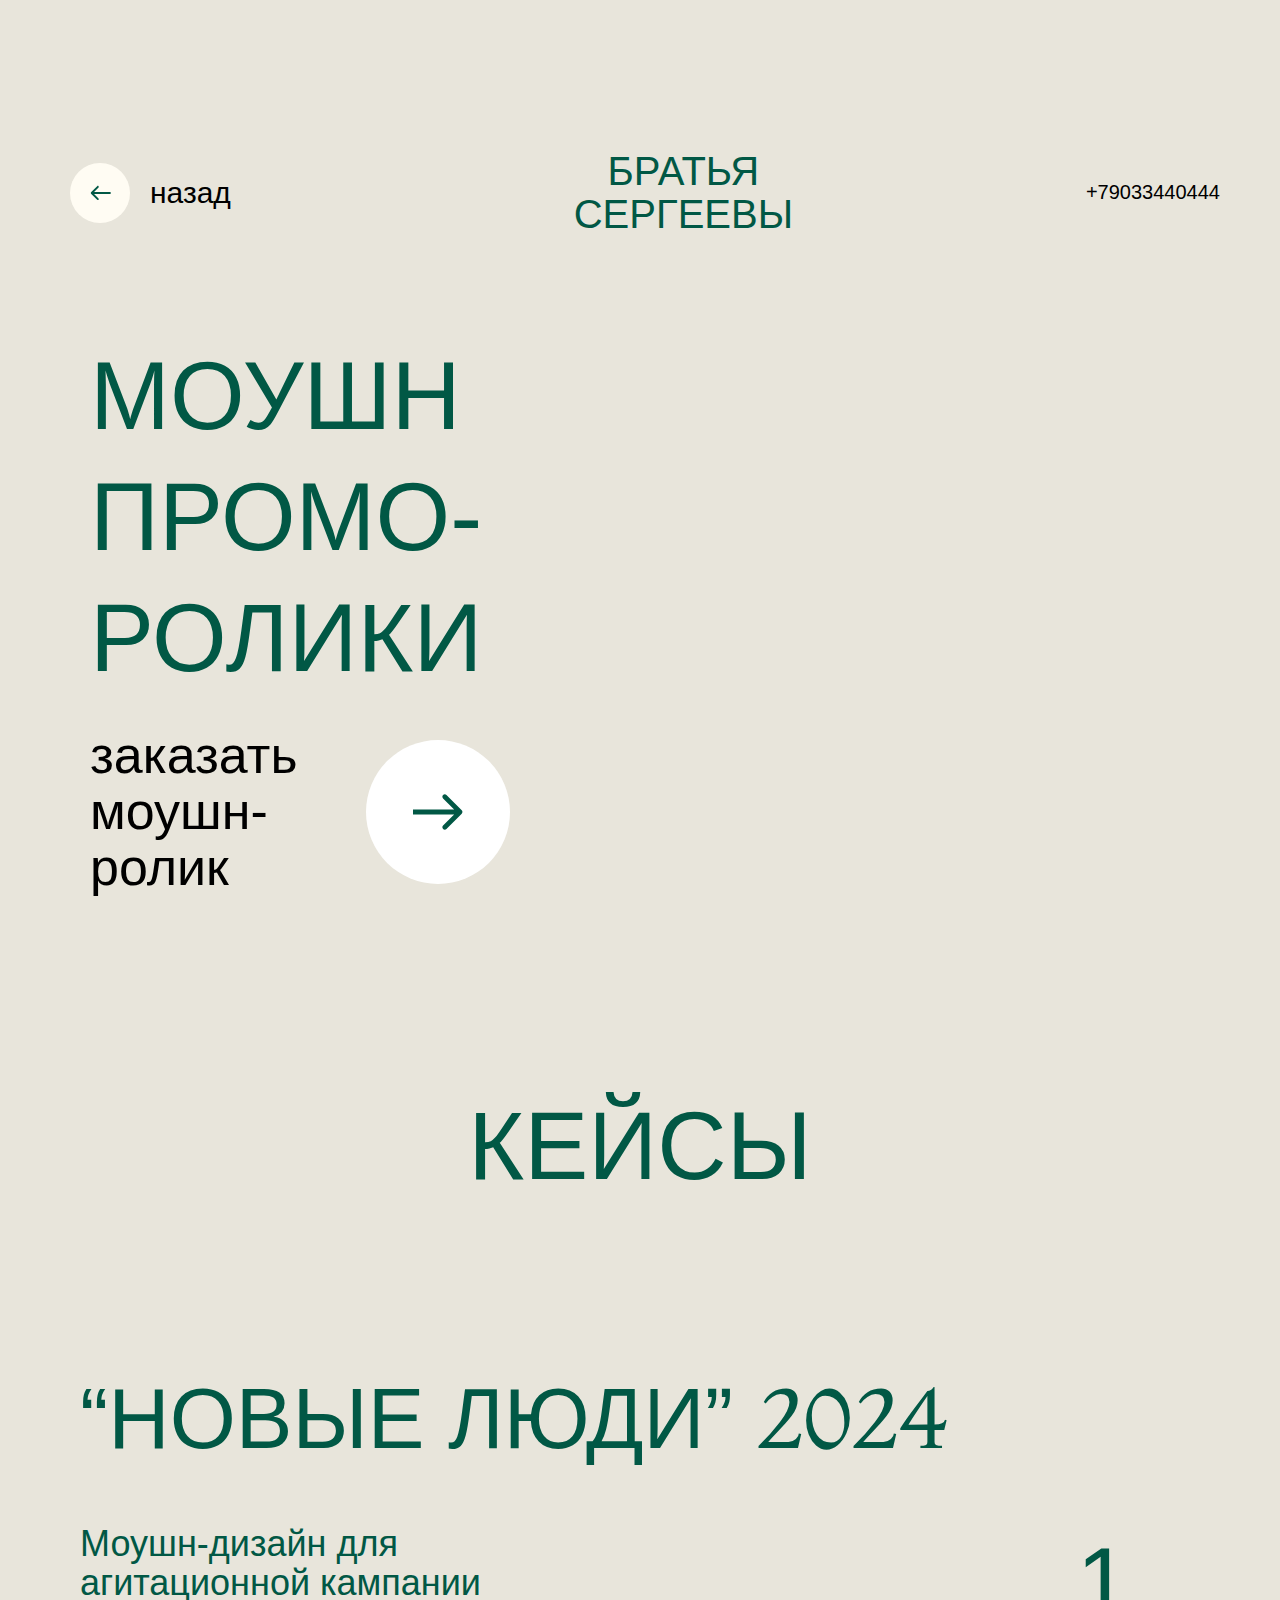
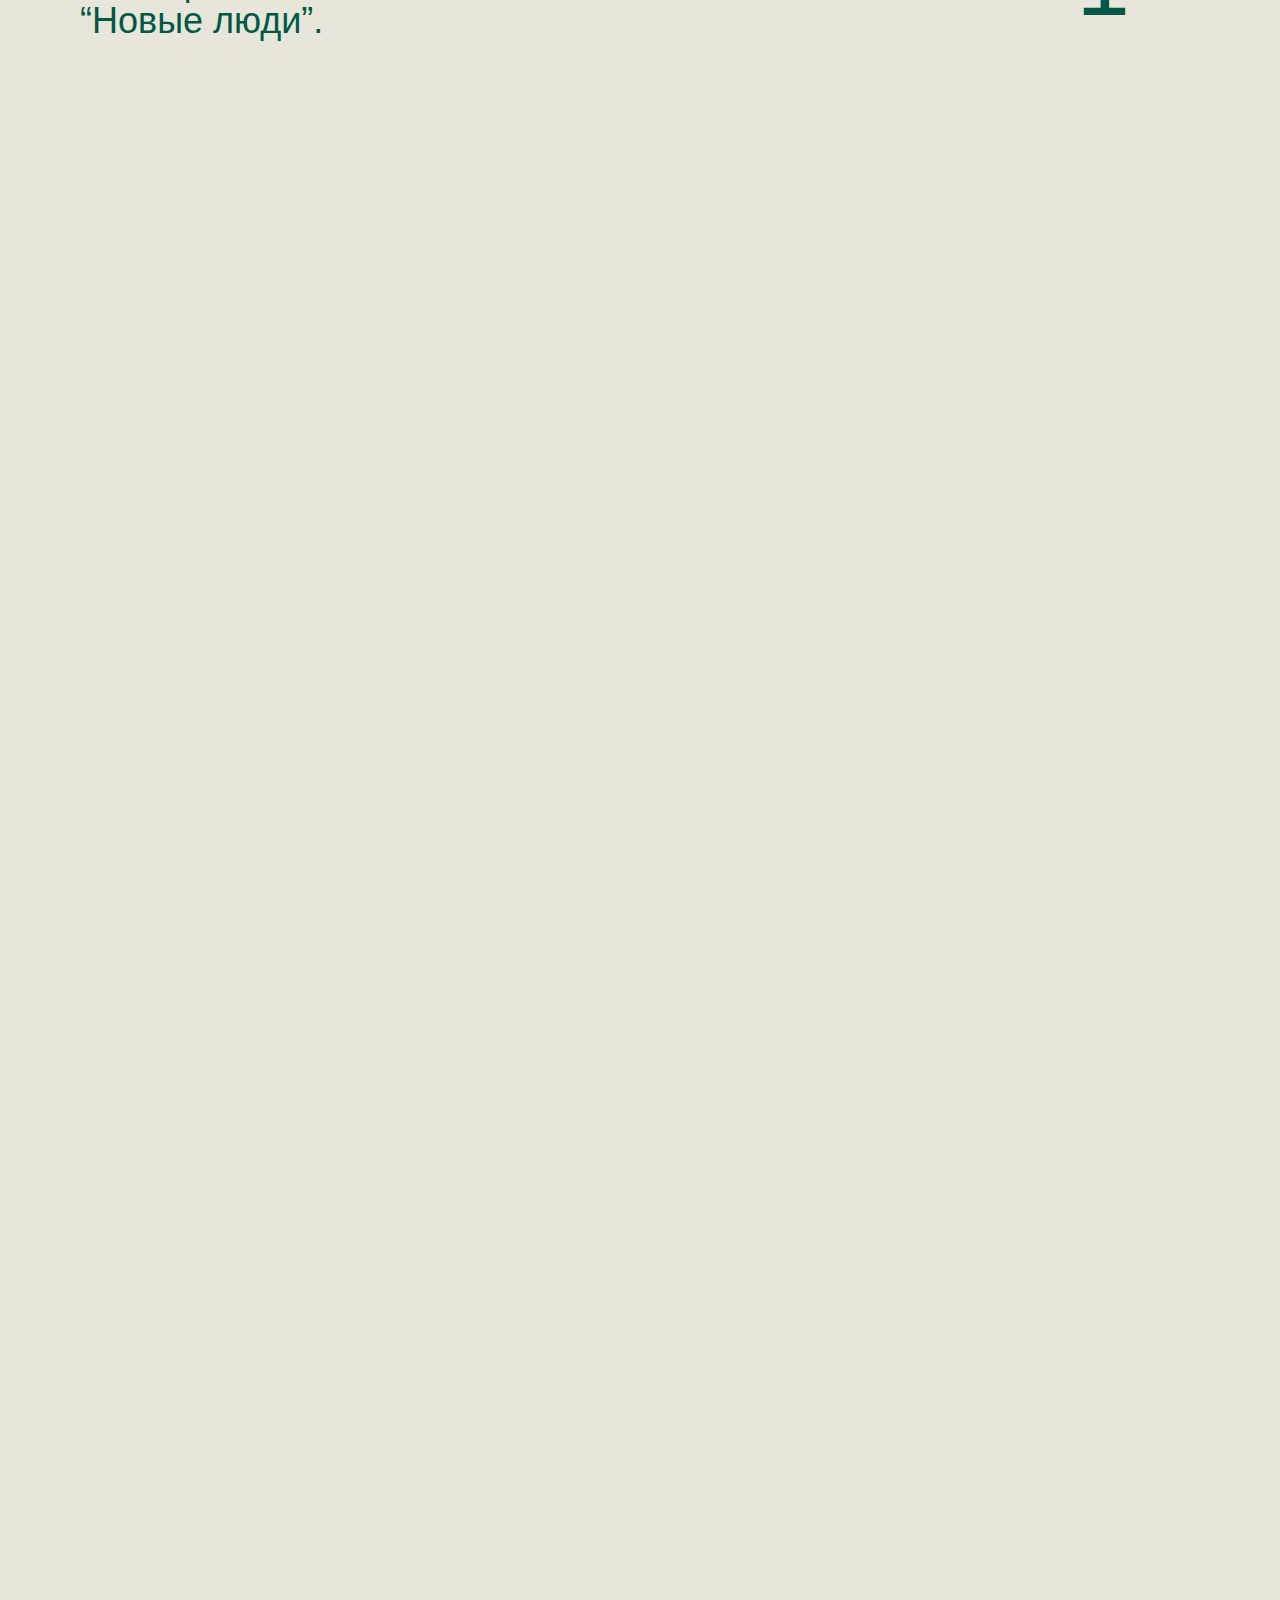
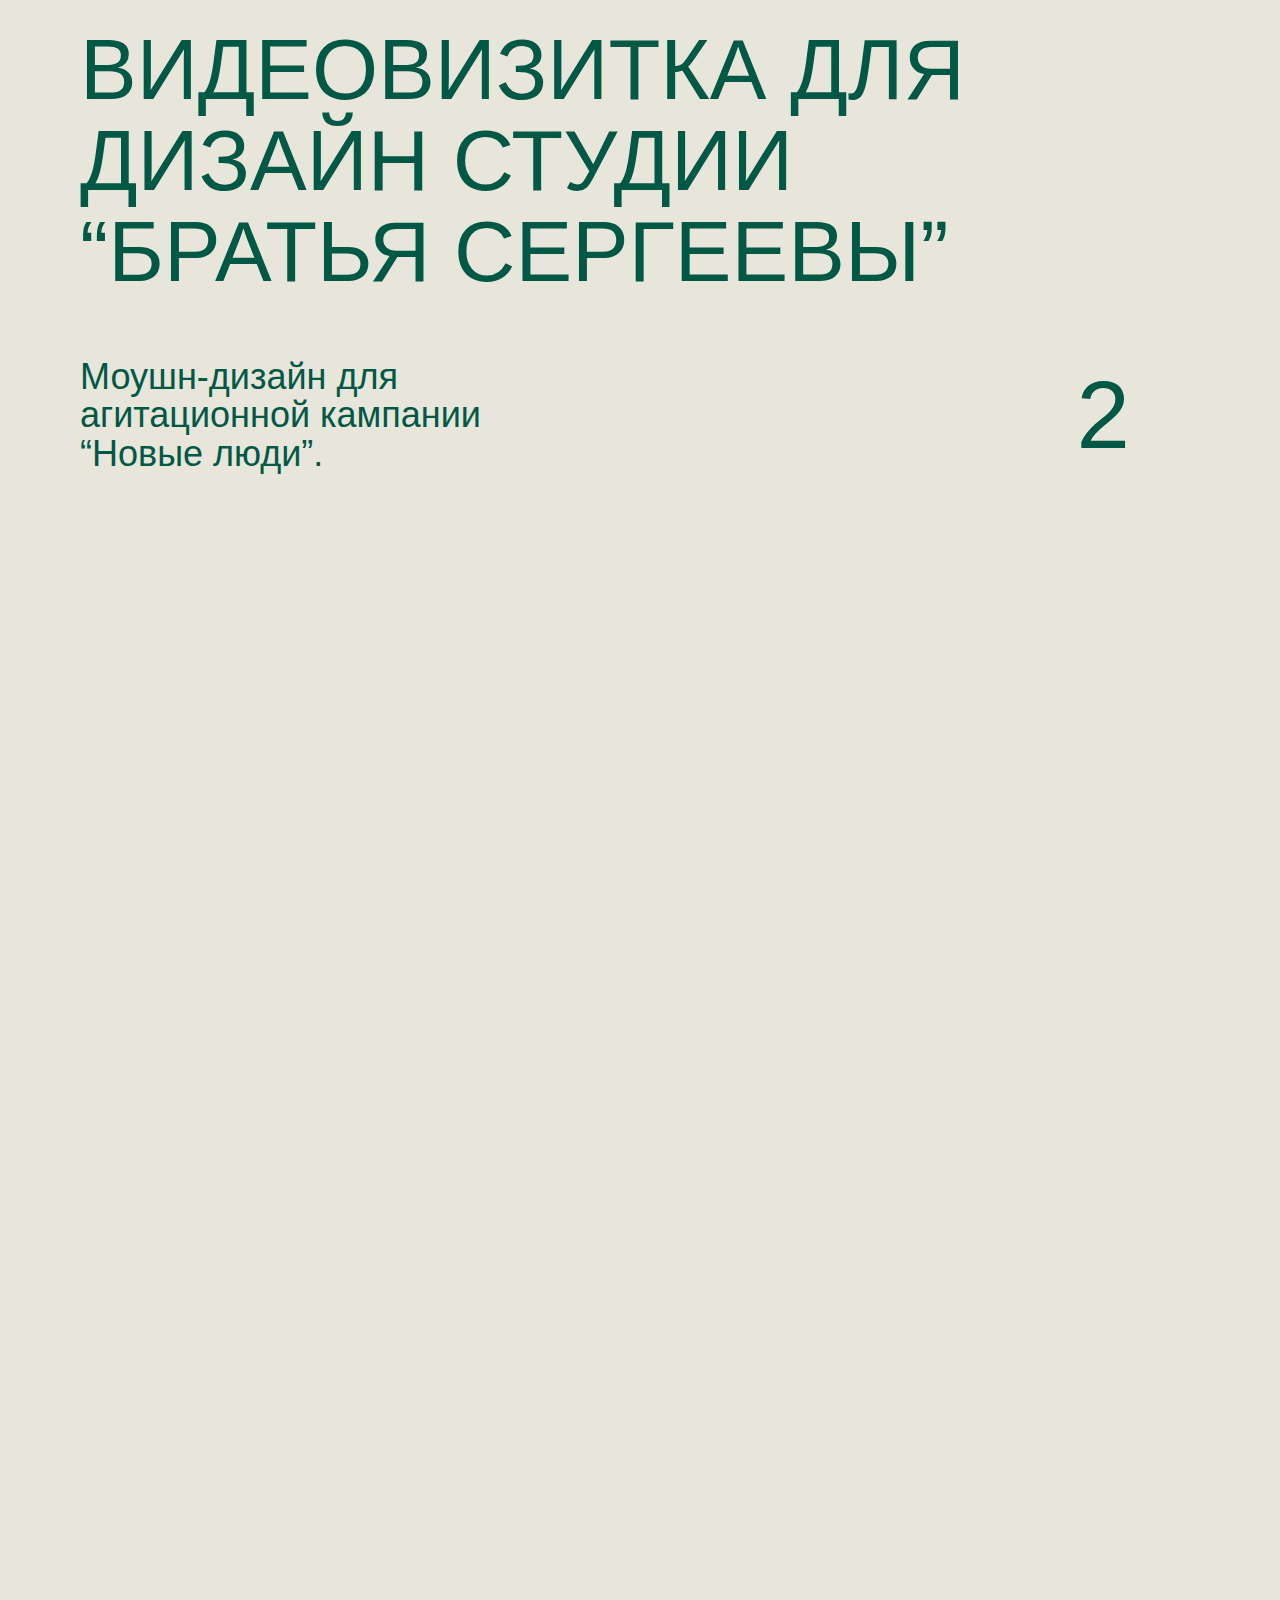
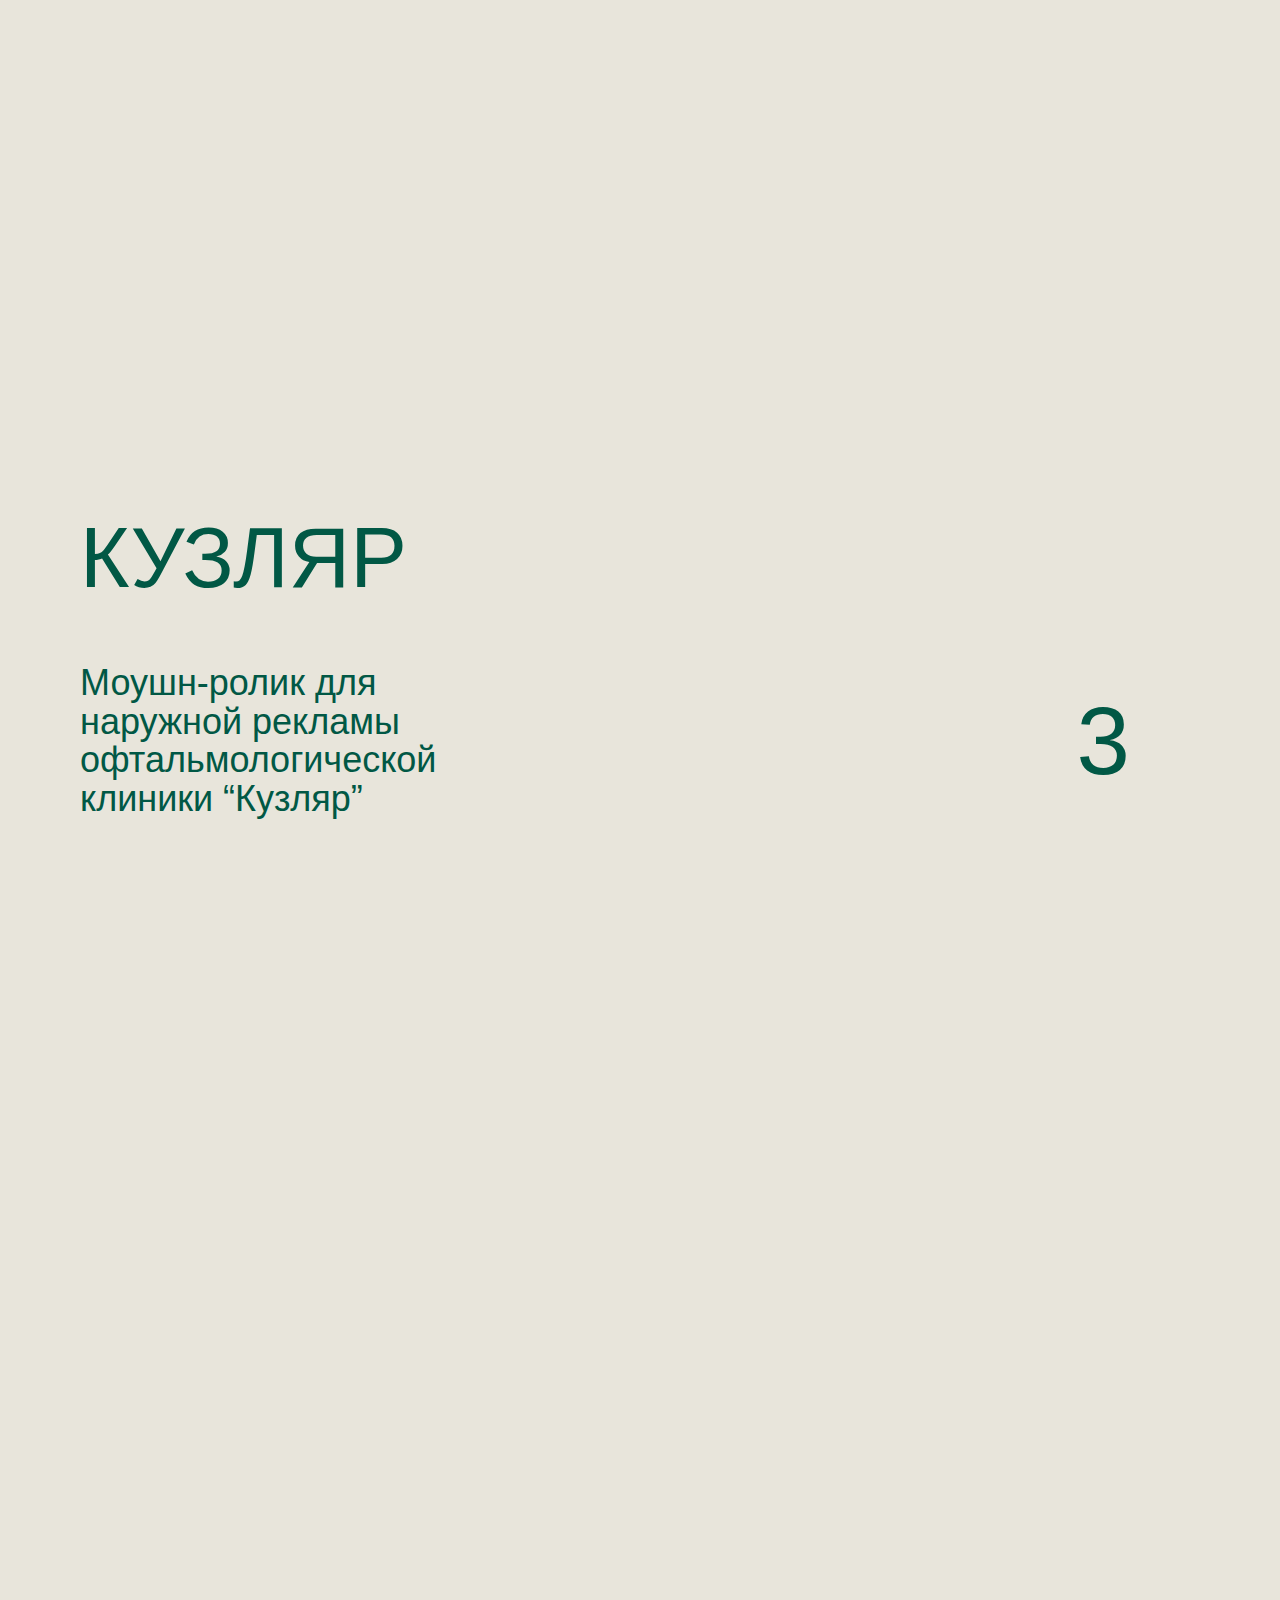
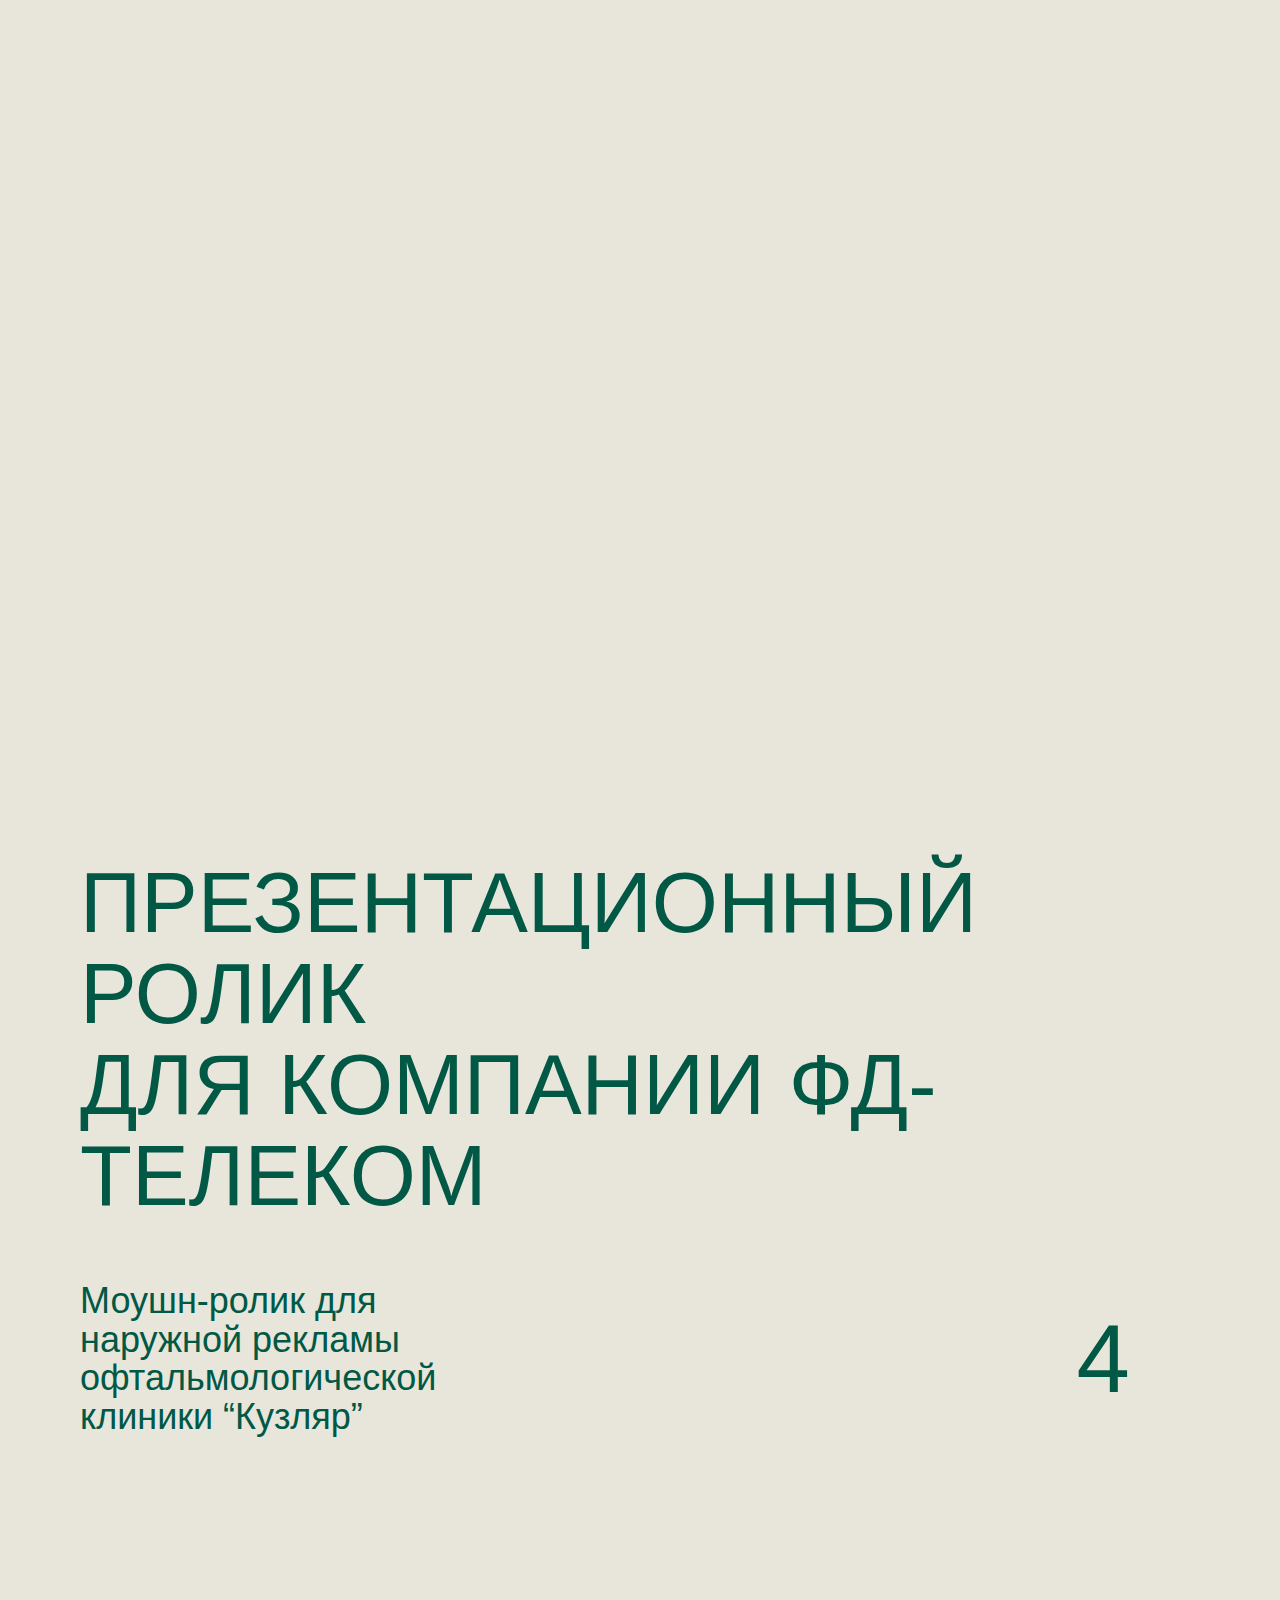
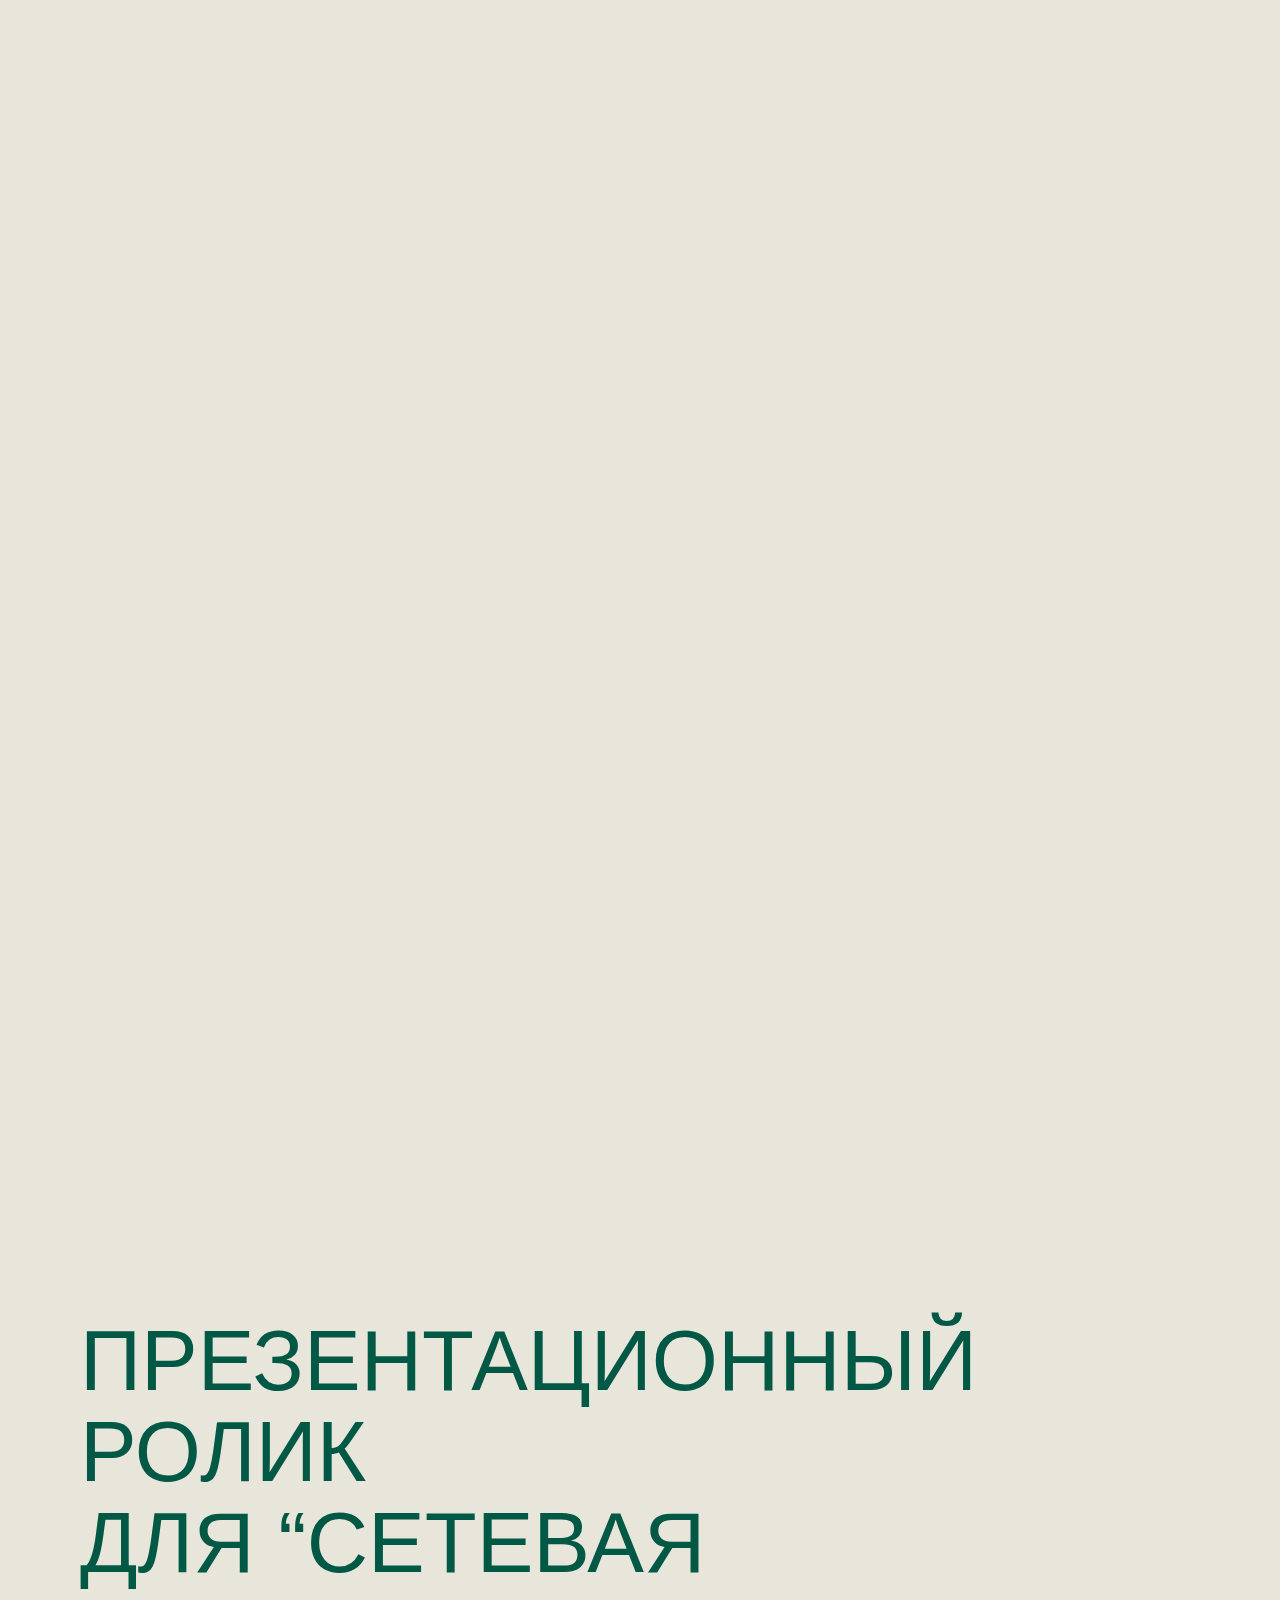
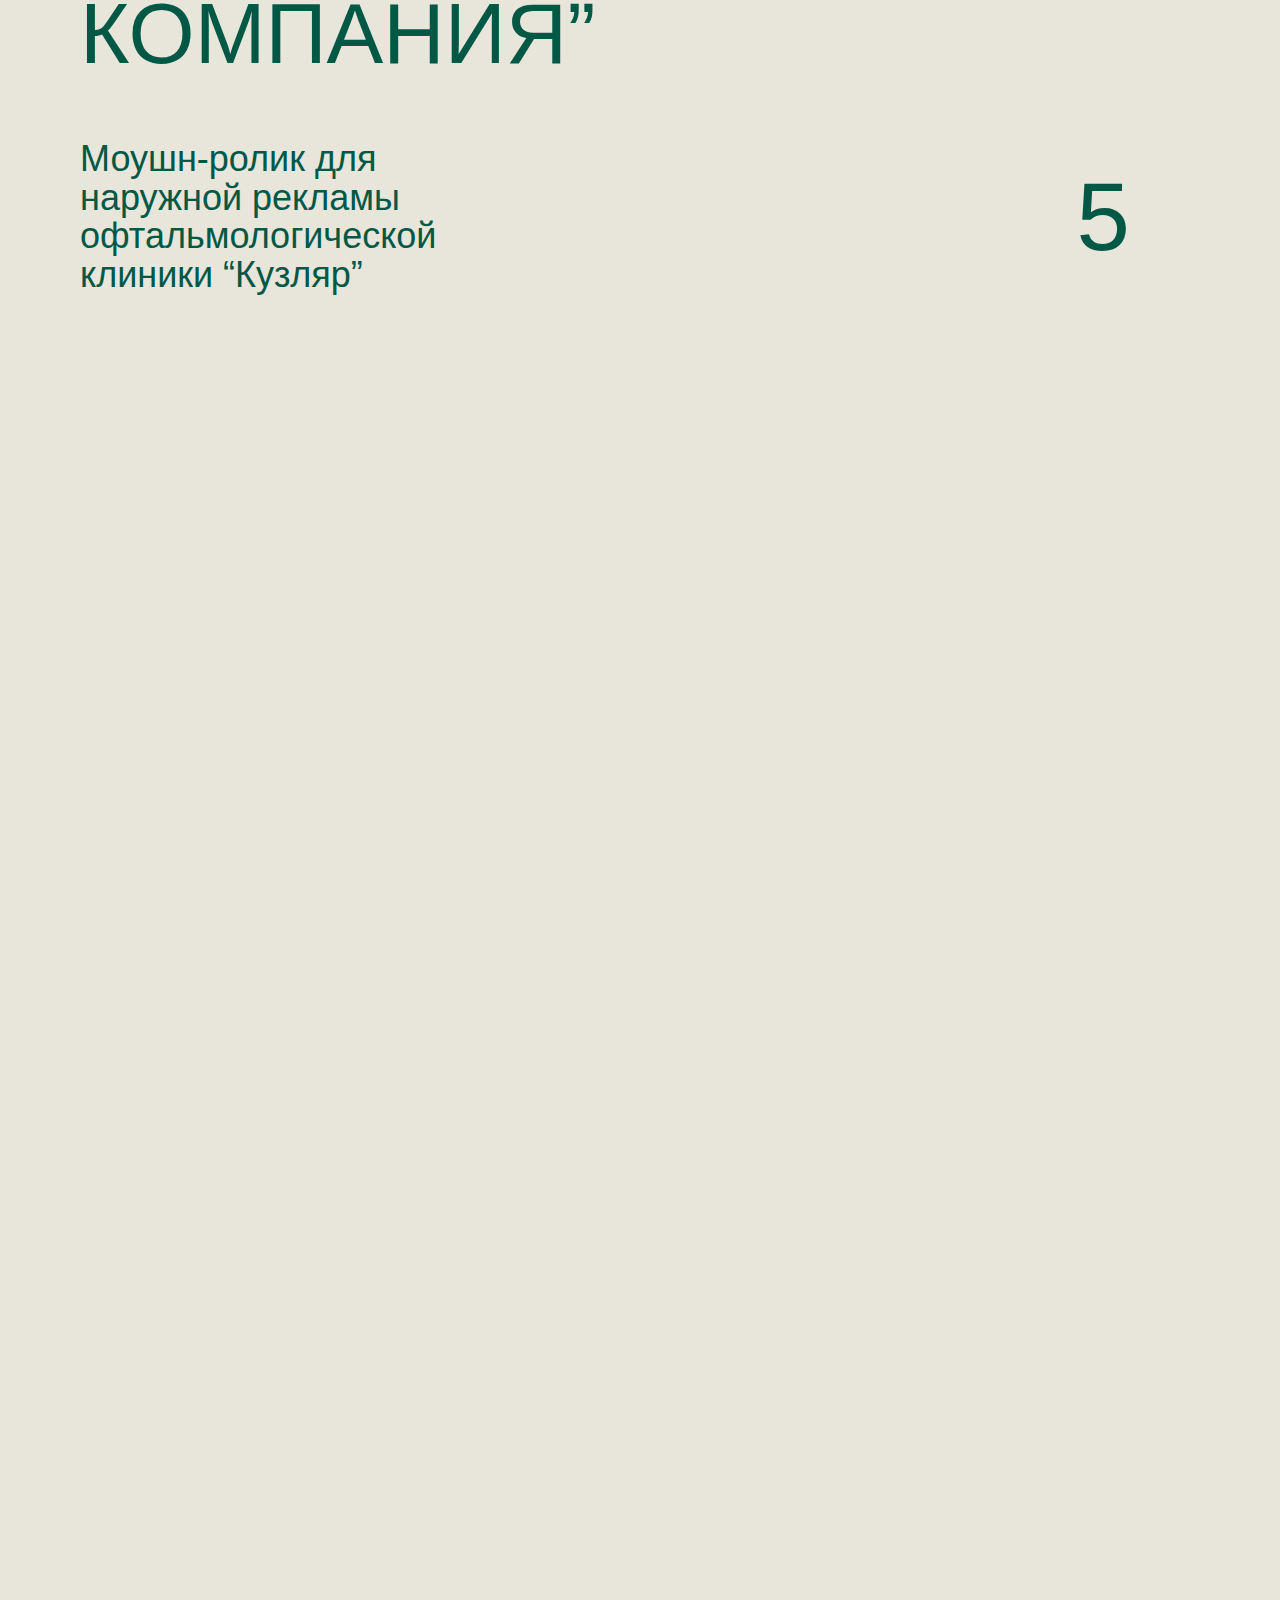
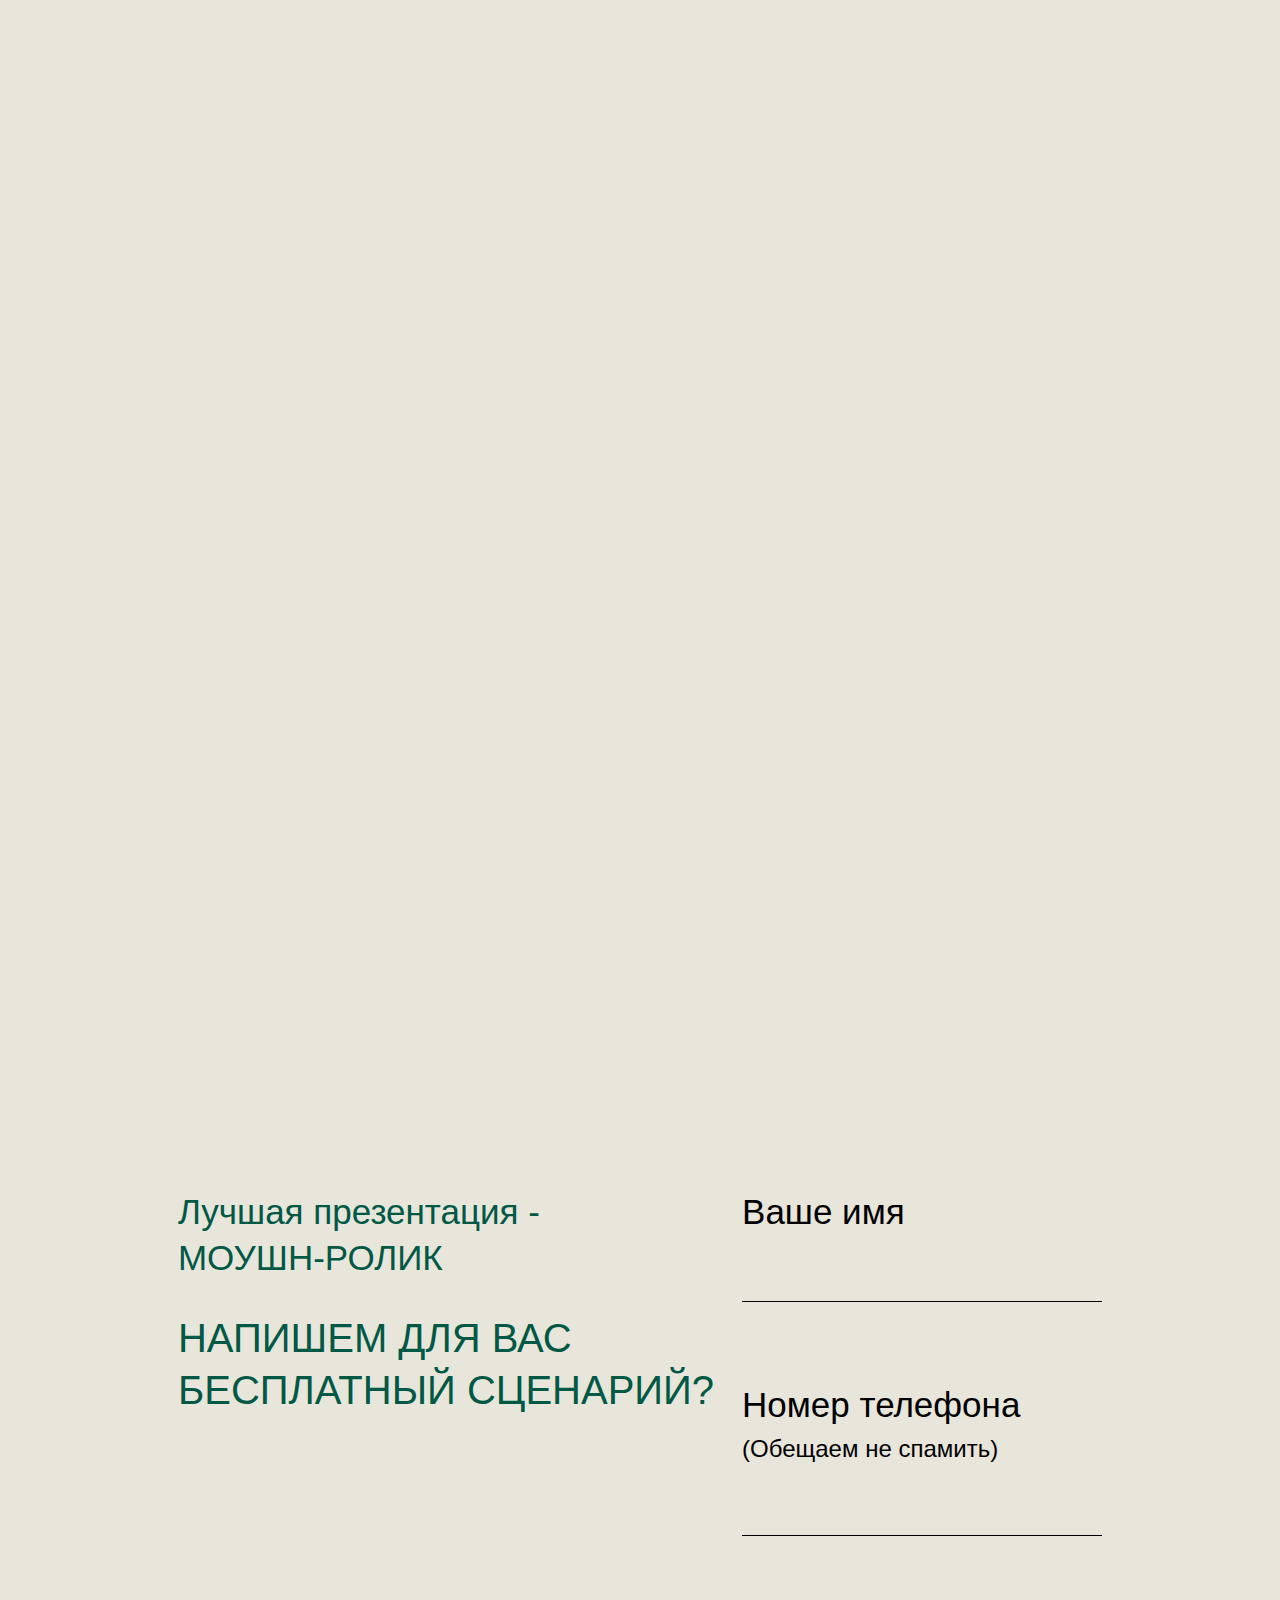
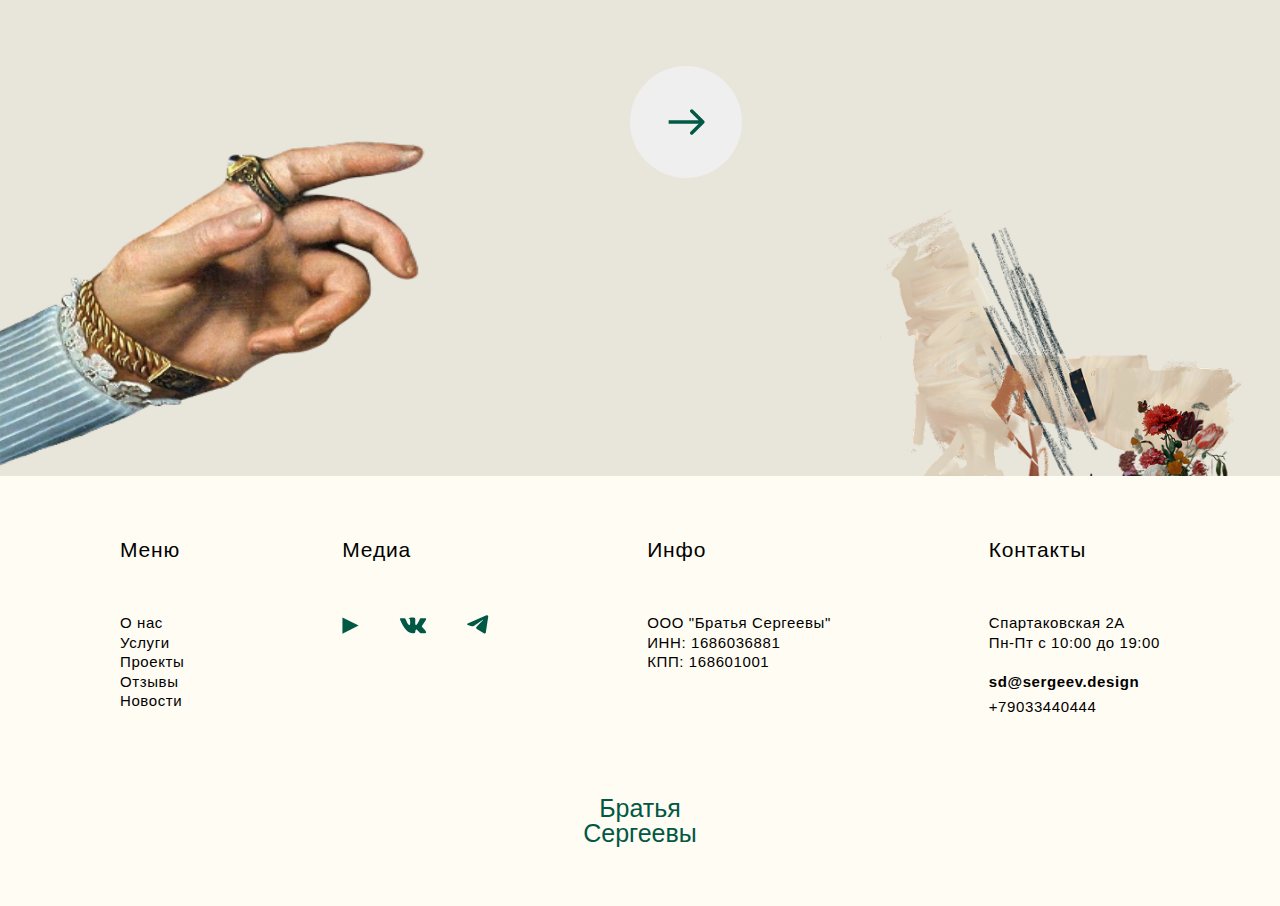
<file: moushn.html>
<!DOCTYPE html>
<html lang="en">
  <head>
    <meta charset="UTF-8" />
    <meta name="viewport" content="width=device-width, initial-scale=1.0" />
    <title>Document</title>
    <link rel="preconnect" href="https://fonts.googleapis.com" />
    <link rel="preconnect" href="https://fonts.gstatic.com" crossorigin />
    <link
      href="https://fonts.googleapis.com/css2?family=Inter:opsz,wght@14..32,600&family=Montaga&display=swap"
      rel="stylesheet"
    />
    <link rel="stylesheet" href="css/swiper-bundle.min.css" />
    <link rel="stylesheet" href="css/style.css" />
  </head>
  <body>
    <header class="header">
      <div class="header-row header-row-2">
        <a href="index.html" class="header-back">
          <div class="header-back-arrow moushn-arrow">
            <svg
              width="21"
              height="16"
              viewBox="0 0 21 16"
              fill="none"
              xmlns="http://www.w3.org/2000/svg"
            >
              <path
                d="M1.02052 8.65792C0.643343 8.28074 0.643343 7.66921 1.02052 7.29203L7.16704 1.14551C7.54423 0.768326 8.15576 0.768326 8.53294 1.14551C8.91012 1.52269 8.91012 2.13422 8.53294 2.5114L3.06936 7.97498L8.53294 13.4385C8.91012 13.8157 8.91012 14.4273 8.53294 14.8044C8.15576 15.1816 7.54423 15.1816 7.16704 14.8044L1.02052 8.65792ZM20.6338 7.97498V8.94081H1.70347V7.97498V7.00914H20.6338V7.97498Z"
                fill="#015845"
              />
            </svg>
          </div>
          <span>назад</span>
        </a>
        <h2 class="header-title header-title-2">
          БРАТЬЯ <br />
          СЕРГЕЕВЫ
        </h2>
        <a href="tel:+79033440444" class="header-tel">+79033440444</a>
      </div>
    </header>
    <main class="main">
      <section class="moushn-hero">
        <div class="moushn-wrapper">
          <div class="moushn-info">
            <h1>моушн <br />промо-ролики</h1>
            <div class="moushn-row">
              <span>заказать моушн-ролик</span>
              <button>
                <svg
                  width="50"
                  height="36"
                  viewBox="0 0 50 36"
                  fill="none"
                  xmlns="http://www.w3.org/2000/svg"
                >
                  <path
                    d="M48.7371 19.6971C49.6743 18.7598 49.6743 17.2402 48.7371 16.3029L33.4636 1.02944C32.5263 0.0921783 31.0067 0.0921783 30.0694 1.02944C29.1322 1.9667 29.1322 3.48629 30.0694 4.42355L43.6459 18L30.0694 31.5765C29.1322 32.5137 29.1322 34.0333 30.0694 34.9706C31.0067 35.9078 32.5263 35.9078 33.4636 34.9706L48.7371 19.6971ZM0 18V20.4H47.04V18V15.6H0V18Z"
                    fill="#015845"
                  />
                </svg>
              </button>
            </div>
          </div>
          <div class="mousnh-video">
            <iframe
              id="video"
              src="https://vkvideo.ru/video_ext.php?oid=-148681694&id=456239187&hd=2&autoplay=1"
              width="853"
              height="480"
              allow="autoplay; encrypted-media; fullscreen; picture-in-picture; screen-wake-lock;"
              frameborder="0"
              muted
              allowfullscreen
            ></iframe>
          </div>
        </div>
      </section>
      <section class="case case-1">
        <div class="case-subtitle">КЕЙСЫ</div>
        <div class="case-container">
          <h2 class="case-title">“Новые люди” <span>2024</span></h2>
          <div class="case-row">
            <p>Моушн-дизайн для агитационной кампании “Новые люди”.</p>
            <span>1</span>
          </div>
        </div>
        <div class="case-video">
          <iframe
            id="video"
            src="https://vkvideo.ru/video_ext.php?oid=-148681694&id=456239187&hd=2&autoplay=1"
            width="853"
            height="480"
            allow="autoplay; encrypted-media; fullscreen; picture-in-picture; screen-wake-lock;"
            frameborder="0"
            muted
            allowfullscreen
          ></iframe>
        </div>
        <div class="case-video">
          <iframe
            id="video"
            src="https://vkvideo.ru/video_ext.php?oid=-148681694&id=456239187&hd=2&autoplay=1"
            width="853"
            height="480"
            allow="autoplay; encrypted-media; fullscreen; picture-in-picture; screen-wake-lock;"
            frameborder="0"
            muted
            allowfullscreen
          ></iframe>
        </div>
      </section>
      <section class="case case-2">
        <div class="case-container">
          <h2 class="case-title">
            Видеовизитка для <br />
            дизайн студии <br />
            “Братья сергеевы”
          </h2>
          <div class="case-row">
            <p>Моушн-дизайн для агитационной кампании “Новые люди”.</p>
            <span>2</span>
          </div>
        </div>
        <div class="case-video case-video-big">
          <iframe
            id="video"
            src="https://vkvideo.ru/video_ext.php?oid=-148681694&id=456239187&hd=2&autoplay=1"
            width="853"
            height="1100"
            allow="autoplay; encrypted-media; fullscreen; picture-in-picture; screen-wake-lock;"
            frameborder="0"
            muted
            allowfullscreen
          ></iframe>
        </div>
      </section>
      <section class="case case-3">
        <div class="case-container">
          <h2 class="case-title">кузляр</h2>
          <div class="case-row">
            <p>
              Моушн-ролик для наружной рекламы офтальмологической клиники
              “Кузляр”
            </p>
            <span>3</span>
          </div>
        </div>
        <div class="case-video case-video-kuzlyr">
          <iframe
            id="video"
            src="https://vkvideo.ru/video_ext.php?oid=-148681694&id=456239187&hd=2&autoplay=1"
            width="853"
            height="1100"
            allow="autoplay; encrypted-media; fullscreen; picture-in-picture; screen-wake-lock;"
            frameborder="0"
            muted
            allowfullscreen
          ></iframe>
        </div>
      </section>
      <section class="case case-4">
        <div class="case-container">
          <h2 class="case-title case-title-big">
            Презентационный ролик <br />
            для компании ФД-Телеком
          </h2>
          <div class="case-row">
            <p>
              Моушн-ролик для наружной рекламы офтальмологической клиники
              “Кузляр”
            </p>
            <span>4</span>
          </div>
        </div>
        <div class="case-video case-video-medium">
          <iframe
            id="video"
            src="https://vkvideo.ru/video_ext.php?oid=-148681694&id=456239187&hd=2&autoplay=1"
            width="1908"
            height="940"
            allow="autoplay; encrypted-media; fullscreen; picture-in-picture; screen-wake-lock;"
            frameborder="0"
            muted
            allowfullscreen
          ></iframe>
        </div>
      </section>
      <section class="case case-5">
        <div class="case-container">
          <h2 class="case-title case-title-big">
            Презентационный ролик <br />
            для “Сетевая компания”
          </h2>
          <div class="case-row">
            <p>
              Моушн-ролик для наружной рекламы офтальмологической клиники
              “Кузляр”
            </p>
            <span>5</span>
          </div>
        </div>
        <div class="case-video case-video-medium">
          <iframe
            id="video"
            src="https://vkvideo.ru/video_ext.php?oid=-148681694&id=456239187&hd=2&autoplay=1"
            width="1908"
            height="940"
            allow="autoplay; encrypted-media; fullscreen; picture-in-picture; screen-wake-lock;"
            frameborder="0"
            muted
            allowfullscreen
          ></iframe>
        </div>
        <div class="case-video case-video-medium">
          <iframe
            id="video"
            src="https://vkvideo.ru/video_ext.php?oid=-148681694&id=456239187&hd=2&autoplay=1"
            width="1908"
            height="940"
            allow="autoplay; encrypted-media; fullscreen; picture-in-picture; screen-wake-lock;"
            frameborder="0"
            muted
            allowfullscreen
          ></iframe>
        </div>
      </section>
      <section class="form form-case">
        <form action="">
          <div class="form-wrap">
            <div class="form-info">
              <p>Лучшая презентация - <br />МОУШН-РОЛИК</p>
              <span>НАПИШЕМ ДЛЯ ВАС <br />БЕСПЛАТНЫЙ СЦЕНАРИЙ?</span>
            </div>
            <div class="form-block">
              <div class="form-block-row">
                <label for="name">Ваше имя</label>
                <input type="text" id="name" />
              </div>
              <div class="form-block-row">
                <label for="telephone"
                  >Номер телефона <span>(Обещаем не спамить)</span></label
                >
                <input class="input-phone" type="tel" id="telephone" />
              </div>
            </div>
          </div>
          <div class="work-button work-button-2">
            <div class="work-button-img work-button-img-2">
              <img src="images/home/hand.webp" alt="" />
            </div>
            <button type="submit">
              <svg
                width="53"
                height="38"
                viewBox="0 0 53 38"
                fill="none"
                xmlns="http://www.w3.org/2000/svg"
              >
                <path
                  d="M51.7069 20.7678C52.6832 19.7915 52.6832 18.2085 51.7069 17.2322L35.797 1.32233C34.8206 0.34602 33.2377 0.34602 32.2614 1.32233C31.2851 2.29864 31.2851 3.88155 32.2614 4.85786L46.4036 19L32.2614 33.1421C31.2851 34.1184 31.2851 35.7014 32.2614 36.6777C33.2377 37.654 34.8206 37.654 35.797 36.6777L51.7069 20.7678ZM0.939087 19V21.5H49.9391V19V16.5H0.939087V19Z"
                  fill="#015845"
                />
              </svg>
            </button>
          </div>
          <div class="work-bg">
            <img src="images/home/bg-form.png" alt="" />
          </div>
        </form>
      </section>
    </main>
    <footer class="footer">
      <div class="footer-wrap">
        <div class="footer-nav">
          <div class="footer-nav-title footer-title">Меню</div>
          <nav>
            <ul>
              <li>
                <a href="#">О нас </a>
              </li>
              <li>
                <a href="#">Услуги</a>
              </li>
              <li>
                <a href="#">Проекты</a>
              </li>
              <li>
                <a href="#">Отзывы</a>
              </li>
              <li>
                <a href="#">Новости</a>
              </li>
            </ul>
          </nav>
        </div>
        <div class="footer-social">
          <div class="footer-social-title footer-title">Медиа</div>
          <div class="footer-social-link">
            <a href="#">
              <svg
                width="17"
                height="17"
                viewBox="0 0 17 17"
                fill="none"
                xmlns="http://www.w3.org/2000/svg"
              >
                <path
                  d="M0.40625 0.375V16.625L16.6562 8.5L0.40625 0.375Z"
                  fill="#015845"
                />
              </svg>
            </a>
            <a href="#">
              <svg
                width="28"
                height="17"
                viewBox="0 0 28 17"
                fill="none"
                xmlns="http://www.w3.org/2000/svg"
              >
                <path
                  d="M23.1363 10.1032C22.8531 9.71895 22.7896 9.32997 22.9444 8.93585C23.3306 7.88433 28.955 1.20568 26.612 1.20568C25.0019 1.22708 23.0656 1.20568 21.522 1.20568C21.2355 1.27544 21.0501 1.42582 20.934 1.73179C20.0314 3.81309 18.9269 6.35301 17.3081 7.98539C17.0951 8.1571 16.9623 8.14978 16.7197 8.08628C15.5842 6.8908 16.795 2.79505 16.1044 1.17666C15.9683 0.859878 15.6704 0.716796 15.3656 0.636226C13.824 0.268818 10.3031 0.487511 9.72861 1.22708C9.56438 1.4385 9.54147 1.55388 9.66003 1.57286C10.2074 1.65921 10.5949 1.86579 10.8229 2.19238C11.2532 3.13986 11.5702 8.18687 10.3031 8.18687C9.03592 8.18687 6.99258 3.23377 6.43124 1.86069C6.28186 1.44726 5.90158 1.21024 5.50089 1.14027L1.75206 1.16894C1.0931 1.16894 0.724823 1.494 0.958383 2.14888C2.91094 6.99564 7.18379 16.3903 13.7373 16.1551C14.3938 16.1551 15.5232 16.4071 16.0359 15.838C16.7405 14.9032 15.8812 13.2384 17.0894 12.6034C17.3941 12.4413 17.71 12.5772 17.9717 12.7766C19.3157 13.7999 20.0292 15.596 21.6866 16.1413C21.978 16.2373 22.2333 16.2613 22.4525 16.2133L25.955 16.1558C26.6052 16.1558 27.2458 15.8664 27.1112 15.0891C26.6006 13.422 24.5659 11.7083 23.1363 10.1032Z"
                  fill="#015845"
                />
              </svg>
            </a>
            <a href="#">
              <svg
                width="22"
                height="19"
                viewBox="0 0 22 19"
                fill="none"
                xmlns="http://www.w3.org/2000/svg"
              >
                <path
                  d="M21.2194 1.73074C21.3833 0.671825 20.3765 -0.163985 19.435 0.249397L0.682185 8.48288C0.00699226 8.77933 0.0563809 9.80203 0.756659 10.025L4.62395 11.2566C5.36205 11.4916 6.16128 11.3701 6.80581 10.9248L15.5248 4.90101C15.7878 4.71936 16.0744 5.0932 15.8497 5.3248L9.57359 11.7956C8.96476 12.4233 9.08561 13.4869 9.81792 13.9461L16.8447 18.3526C17.6329 18.8468 18.6468 18.3503 18.7942 17.398L21.2194 1.73074Z"
                  fill="#015845"
                />
              </svg>
            </a>
          </div>
          <!-- <span class="zapreshen">*Запрещен на территории РФ</span> -->
        </div>
        <div class="footer-info">
          <div class="footer-info-title footer-title">Инфо</div>
          <div class="footer-information">
            <p>
              ООО "Братья Сергеевы" <br />ИНН: 1686036881 <br />КПП: 168601001
            </p>
          </div>
        </div>
        <div class="footer-contact">
          <div class="footer-contact-title footer-title">Контакты</div>
          <div class="footer-contact-link">
            <span>Спартаковская 2А <br />Пн-Пт с 10:00 до 19:00</span>
            <a href="mailto:sd@sergeev.design">sd@sergeev.design</a>
            <a href="tel:+79033440444">+79033440444</a>
          </div>
        </div>
      </div>
      <div class="footer-logo">
        Братья <br />
        Сергеевы
      </div>
      <!-- <div class="footer-bg">
        <img src="images/home/telephone.webp" alt="" />
      </div> -->
    </footer>
  </body>
  <script src="js/swiper-bundle.min.js"></script>
  <script src="js/main.js"></script>
</html>
</file>
<file: css/style.css>
@charset "UTF-8";
:root {
  --font-family: "Georgia", sans-serif;
  --second-family: "Helvetica", sans-serif;
  --third-family: "Inter", sans-serif;
  --font3: "Montaga", sans-serif;
  --green: #015845;
}

* {
  padding: 0;
  margin: 0;
  border: 0;
}

*,
*:before,
*:after {
  box-sizing: border-box;
}

:focus,
:active {
  outline: none;
}

a:focus,
a:active {
  outline: none;
}

nav,
footer,
header,
aside {
  display: block;
}

html,
body {
  height: 100%;
  width: 100%;
  font-size: 100%;
  line-height: 1;
  -ms-text-size-adjust: 100%;
  -moz-text-size-adjust: 100%;
  -webkit-text-size-adjust: 100%;
}

input,
button,
textarea {
  font-family: inherit;
}

input::-ms-clear {
  display: none;
}

button {
  cursor: pointer;
}

button::-moz-focus-inner {
  padding: 0;
  border: 0;
}

a,
a:visited {
  text-decoration: none;
}

a:hover {
  text-decoration: none;
}

ul li {
  list-style: none;
}

img {
  vertical-align: top;
}

h1,
h2,
h3,
h4,
h5,
h6 {
  font-size: inherit;
  font-weight: inherit;
}

a {
  color: inherit;
}

body {
  font-family: var(--font-family);
  font-weight: 400;
  font-size: 24px;
  line-height: 107%;
  color: #fff;
  background: #e8e5db;
}

img {
  max-width: 100%;
}

a {
  transition: all 0.5s;
}

a:hover {
  color: var(--green);
}

.header-row {
  display: flex;
  margin: 30px 125px 100px;
  justify-content: space-between;
  align-items: center;
}

.header-menu-btn {
  display: flex;
  gap: 15px;
  align-items: center;
  position: fixed;
  z-index: 99;
  padding: 20px;
  margin-left: -20px;
  cursor: pointer;
}

.burger {
  display: flex;
  flex-direction: column;
  gap: 3px;
  align-items: center;
}

.burger-empty {
  width: 110px;
}

.burger span {
  width: 22px;
  background: #000;
  border-radius: 4px;
  height: 2px;
}

.burger span:nth-child(2) {
  width: 17px;
  background: #000;
  border-radius: 4px;
  height: 2px;
}

.header-menu-btn span {
  font-family: var(--second-family);
  font-weight: 400;
  font-size: 27px;
  line-height: 107%;
  text-align: center;
  color: #000;
}

.header-title {
  font-family: var(--font-family);
  font-weight: 700;
  font-size: 24px;
  line-height: 107%;
  color: #000;
  text-align: center;
}

.header-tel {
  font-family: var(--second-family);
  font-weight: 400;
  font-size: 27px;
  line-height: 107%;
  text-align: right;
  color: #000;
}

.header-menu {
  position: fixed;
  top: 0;
  left: 0;
  padding-top: 80px;
  padding-left: 60px;
  padding-right: 60px;
  padding-bottom: 80px;
  width: 100%;
  max-width: 600px;
  opacity: 0;
  pointer-events: none;
  transform: translateX(-100%);
  transition: all 0.5s;
  background: var(--green);
  z-index: 100;
}

.header-menu.show {
  opacity: 1;
  pointer-events: visible;
  transform: translateX(0%);
}

.close-row {
  display: flex;
  gap: 25px;
  font-family: var(--second-family);
  font-weight: 400;
  font-size: 24px;
  color: #fffcf3;
  margin-bottom: 50px;
  align-items: center;
  cursor: pointer;
  transition: all 0.5s;
}

.close-row:hover {
  opacity: 0.7;
}

.close span {
  width: 24px;
  height: 2px;
  background: #fff;
  transform: rotate(45deg);
  display: block;
}

.close span:last-child {
  transform: rotate(135deg);
  margin-top: -2px;
}

.download {
  padding-left: 60px;
  font-family: var(--font-family);
  font-weight: 400;
  font-size: 24px;
  line-height: 156%;
  color: #fffcf3;
  margin-bottom: 50px;
  text-align: left;
}

.download a {
  display: block;
}

.download a:hover {
  color: #fffcf3;
  opacity: 0.7;
}

.menu-uslugi {
  padding-left: 60px;
  font-family: var(--second-family);
  font-weight: 400;
  font-size: 24px;
  color: #fffcf3;
  margin-bottom: 90px;
}

.menu-uslugi a:hover {
  color: #fffcf3;
  opacity: 0.7;
}

.menu-uslugi-title {
  margin-bottom: 50px;
}

.menu-uslugi a {
  margin-bottom: 20px;
  display: block;
}

.menu-uslugi a:nth-child(2) {
  text-decoration: underline;
}

.menu-uslugi a:nth-child(3) {
  text-decoration: underline;
}

.menu-social {
  padding-left: 120px;
  display: flex;
  align-items: center;
  gap: 80px;
  margin-bottom: 25px;
}

.menu-social a {
  max-width: 45px;
  display: block;
  transition: all 0.5s;
}

.menu-social a:hover {
  opacity: 0.7;
}

.menu-zapreshen {
  padding-left: 60px;
  font-family: var(--second-family);
  font-weight: 400;
  font-size: 18px;
  line-height: 107%;
  color: #eae6db;
}

.hero {
  height: 100vh;
  overflow: hidden;
  min-height: 1040px;
}

.hero-wrap {
  position: relative;
  height: 100%;
}

.hero-wrap-row {
  display: flex;
  margin: 0 125px;
  justify-content: space-between;
  align-items: center;
}

.hero-wrap-row span {
  font-family: var(--second-family);
  font-weight: 400;
  font-size: 35px;
  color: var(--green);
  line-height: 100%;
}

.hero-wrap-row h1 {
  font-family: var(--font-family);
  font-weight: 400;
  font-size: 150px;
  line-height: 107%;
  text-align: center;
  color: var(--green);
  text-transform: uppercase;
}

.hero-bg {
  position: absolute;
  bottom: -45%;
  width: 100%;
  left: 0;
  z-index: 2;
}

.hero-bg picture {
  display: flex;
  justify-content: center;
}

.hero-bg-2 {
  position: absolute;
  bottom: -15%;
  width: 100%;
  left: 0;
  z-index: 1;
}

.hero-wrap-row-span-1 {
  text-align: left;
}

.hero-wrap-row-span-2 {
  text-align: right;
}

.presentation-wrap {
  display: flex;
}

.presentation-blocks {
  width: 100%;
  max-width: 25vw;
}

.blocks-item {
  padding-top: 80px;
  padding-bottom: 110px;
  padding-left: 20px;
  padding-right: 20px;
  display: flex;
  justify-content: space-between;
  align-items: center;
  flex-direction: column;
  width: 25vw;
  height: 25vw;
  font-family: var(--font-family);
  font-weight: 400;
  font-size: clamp(1.375rem, 1.025rem + 1.75vw, 3.125rem);
  line-height: 107%;
  text-align: center;
  color: #eae6db;
}

.blocks-item span {
  display: flex;
  align-items: center;
  gap: 10px;
}

.blocks-item p {
  font-family: var(--second-family);
  font-weight: 400;
  font-size: 25px;
  line-height: 107%;
  text-align: center;
  color: #eae6db;
}

.blocks-item-1 {
  background: #8e3e35;
  transition: background 0.5s ease;
}

.blocks-item-1:hover {
  background: #74332b;
  color: #eae6db;
}

.blocks-item-2 {
  background: #eae6db;
  color: var(--green);
  transition: background 0.5s ease;
}

.blocks-item-2:hover {
  background: #dad4c4;
}

.blocks-item-2 span {
  margin-left: -20px;
  font-family: var(--font-family);
  font-weight: 400;
  font-size: 60px;
  line-height: 107%;
}

.presentation-video {
  position: relative;
}

.presentation-btn {
  position: absolute;
  top: 50%;
  left: 50%;
  transform: translate(-50%, -50%);
  width: 100px;
  height: 100px;
  border-radius: 50%;
  background: #eae6db;
  display: flex;
  align-items: center;
  justify-content: center;
  cursor: pointer;
}

.presentation-video {
  background: var(--green);
  width: 100%;
}

.presentation-btn svg {
  margin-left: 10px;
}

.services-grid {
  display: grid;
  grid-template-columns: 1fr 1fr 1fr 1fr;
  grid-template-rows: 25vw;
  overflow: hidden;
}

.services {
  position: relative;
  padding-bottom: 250px;
}

.grid-item {
  font-family: var(--font-family);
  font-weight: 400;
  font-size: clamp(1.0625rem, 0.775rem + 1.4375vw, 2.5rem);
  line-height: 107%;
  text-align: center;
  color: #eae6db;
  padding-left: 10px;
  padding-right: 10px;
  text-transform: uppercase;
  display: flex;
  flex-direction: column;
  align-items: center;
  justify-content: space-around;
  width: 25vw;
  height: 25vw;
}

.grid-item-1 {
  display: flex;
  flex-direction: column;
  justify-content: space-between;
  background: #c76c51;
  grid-row: 2 span;
  font-family: var(--font-family);
  font-weight: 400;
  font-size: 60px;
  line-height: 107%;
  letter-spacing: 0.06em;
  text-align: center;
  color: #eae6db;
  text-transform: uppercase;
  height: 50vw;
}

.grid-item-1 span {
  margin-top: 5vw;
}

.grid-item-2 {
  display: flex;
  align-items: center;
  justify-content: center;
  background: #fffcf3;
  padding-left: 30px;
}

.grid-item-3 {
  display: flex;
  flex-direction: column;
  align-items: center;
  justify-content: space-around;
  background: #c76c51;
  transition: all 0.5s;
}

.grid-item-3:hover {
  background: #aa6548;
  color: #eae6db;
}

.grid-item-3 p {
  max-width: 90%;
}

.grid-item p {
  font-family: var(--second-family);
  font-weight: 400;
  font-size: clamp(0.625rem, 0.5125rem + 0.5625vw, 1.1875rem);
  line-height: 107%;
  text-transform: uppercase;
  text-align: center;
  color: #eae6db;
}

.grid-item-4 {
  background: #eae6db;
  color: #8e3e35;
  transition: all 0.5s;
  cursor: pointer;
}

.grid-item-4:hover {
  background: #dad4c4;
  color: #8e3e35;
}

.grid-item-4 p {
  color: #8e3e35;
  max-width: 75%;
}

.grid-item-5 {
  grid-column: 2 span;
  padding: 0;
  width: 50vw;
}

.grid-item-5 img {
  max-height: 25vw;
  width: 100%;
  -o-object-fit: cover;
     object-fit: cover;
  -o-object-position: top;
     object-position: top;
  height: 100%;
}

.grid-item-6 {
  background: var(--green);
  transition: all 0.5s;
  cursor: pointer;
}

.grid-item-6:hover {
  background: #004536;
  color: #eae6db;
}

.grid-item-6 p {
  max-width: 80%;
}

.grid-item-7 {
  background: #fffcf3;
  padding: 0;
}

.grid-item-7 img {
  width: 100%;
  height: 100%;
  opacity: 0;
  transition: all 0.8s;
}

.grid-item-7:hover img {
  opacity: 1;
}

.grid-item-8 {
  color: #8e3e35;
  transition: all 0.5s;
  background: #eae6db;
}

.grid-item-8:hover {
  background: #dad4c4;
  color: #8e3e35;
}

.grid-item-8 p {
  color: #8e3e35;
}

.grid-item-9 {
  background: var(--green);
  transition: all 0.5s;
}

.grid-item-9:hover {
  background: #004536;
}

.grid-item-9 p {
  max-width: 80%;
}

.grid-item-10 {
  background: #8e3e35;
  transition: all 0.5s;
}

.grid-item-10:hover {
  background: #74332b;
  color: #eae6db;
}

.grid-item-10 p {
  max-width: 70%;
}

.grid-item-11 {
  color: #eae6db;
  background: #8e3e35;
  justify-content: flex-start;
  padding-top: 85px;
}

.grid-item-11:hover {
  color: #eae6db;
  background: #74332b;
}

.grid-item-12 {
  background: #fffcf3;
}

.grid-item-12-1 {
  padding: 0;
}

.grid-item-12-1 img {
  width: 100%;
  height: 100%;
  -o-object-fit: none;
     object-fit: none;
}

.grid-item-12-2 {
  padding: 0;
}

.grid-item-12-2 img {
  width: 100%;
  height: 100%;
  -o-object-fit: none;
     object-fit: none;
  -o-object-position: right;
     object-position: right;
}

.grid-item-13 {
  color: var(--green);
  background: #fffcf3;
  font-family: var(--font-family);
  font-weight: 400;
  font-size: 50px;
  line-height: 107%;
  transition: all 0.5s;
  padding: 0;
  align-items: flex-start;
  justify-content: space-between;
  padding-top: 40px;
  overflow: hidden;
}

.grid-item-13 span {
  text-align: center;
  display: block;
  width: 100%;
}

.grid-item-13 img {
  margin-bottom: -50px;
}

.grid-item-13:hover {
  background: #dad4c4;
}

.grid-item-14 {
  background: #8e3e35;
  padding-bottom: 40px;
  transition: all 0.5s;
}

.grid-item-14:hover {
  background: #74332b;
}

.grid-item-14 img {
  max-width: 280px;
  max-height: 22vw;
}

.grid-item-14 p {
  margin-top: -20px;
}

.grid-item-15 {
  padding: 0;
  background: #c76c51;
}

.grid-item-15:hover img {
  opacity: 1;
}

.grid-item-15 img {
  height: 100%;
  opacity: 0;
  transition: all 0.8s;
  width: 100%;
}

.grid-item-16 {
  background: var(--green);
  font-family: var(--font-family);
  font-weight: 400;
  font-size: 60px;
  line-height: 107%;
  text-transform: uppercase;
  text-align: center;
  color: #eae6db;
  font-size: clamp(1.375rem, 0.9rem + 2.375vw, 3.75rem);
}

.grid-item-16:hover {
  background: #004536;
  color: #eae6db;
}

.info {
  padding-top: 190px;
  padding-bottom: 160px;
  background: #fffcf3;
}

.info p {
  font-family: var(--font-family);
  font-weight: 400;
  font-size: 40px;
  line-height: 229%;
  text-align: center;
  color: #000;
  max-width: 75%;
  margin: 0 auto;
}

.work-wrap {
  display: flex;
  justify-content: space-between;
  gap: 10px;
  background: #e8e5db;
  padding-top: 80px;
  padding-bottom: 200px;
  position: relative;
}

.work-info {
  font-family: var(--font-family);
  font-weight: 400;
  font-size: 48px;
  line-height: 132%;
  margin-right: 5%;
  color: var(--green);
}

.work-bg {
  position: absolute;
  bottom: -100px;
  right: 0;
  max-width: 400px;
}

.work-bg img {
  -o-object-fit: cover;
     object-fit: cover;
}

.work-info p {
  margin-bottom: 30px;
}

.work-info span {
  display: block;
  font-family: var(--font-family);
  font-weight: 400;
  font-size: 81px;
  line-height: 132%;
}

.work-button {
  display: flex;
  gap: 10%;
  margin-left: -20px;
}

.work-button button {
  display: flex;
  align-items: center;
  justify-content: center;
  max-width: 150px;
  width: 100%;
  border-radius: 50%;
  max-height: 150px;
  flex-shrink: 0;
  transition: all 0.5s;
  margin-top: 50px;
}

.work-button path {
  transition: all 0.5s;
}

.work-button button:hover {
  background: var(--green);
}

.work-button button:hover path {
  fill: #fff;
}

.work-button-img {
  margin-top: 80px;
  width: 100%;
  max-width: 500px;
  flex-shrink: 0;
}

.footer {
  padding-top: 60px;
  padding-left: 120px;
  padding-right: 120px;
  position: relative;
  background: #fffcf3;
  padding-bottom: 60px;
}

.footer-wrap {
  display: flex;
  gap: 90px;
  margin-bottom: 80px;
  justify-content: space-between;
}

.footer-title {
  font-family: var(--font-family);
  font-weight: 400;
  font-size: 28px;
  line-height: 129%;
  letter-spacing: 0.04em;
  color: #000;
  margin-bottom: 70px;
  text-align: left;
}

.footer-nav nav li {
  font-family: var(--second-family);
  font-weight: 400;
  font-size: 20px;
  line-height: 130%;
  letter-spacing: 0.04em;
  color: #000;
  text-align: left;
}

.footer-social-link {
  display: flex;
  gap: 70px;
  margin-bottom: 25px;
}

.zapreshen {
  font-family: var(--second-family);
  font-weight: 400;
  font-size: 15px;
  line-height: 107%;
  color: #000;
  display: block;
  text-align: left;
}

.footer-information {
  text-align: left;
  font-family: var(--second-family);
  font-weight: 400;
  font-size: 20px;
  line-height: 130%;
  letter-spacing: 0.04em;
  color: #000;
}

.footer-contact-link {
  font-family: var(--second-family);
  font-weight: 400;
  font-size: 20px;
  line-height: 130%;
  letter-spacing: 0.04em;
  color: #000;
  text-align: left;
}

.footer-contact-link a {
  display: block;
  margin-top: 20px;
  font-weight: 700;
}

.footer-contact-link a:last-child {
  margin-top: 5px;
  font-weight: 400;
}

.footer-logo {
  font-family: var(--font-family);
  font-weight: 400;
  font-size: 34px;
  line-height: 100%;
  text-align: center;
  color: #015845;
}

.main-brand {
  overflow-x: clip;
}

.header-row.header-row-2 {
  margin-left: 70px;
  margin-right: 60px;
  margin-top: 150px;
  margin-bottom: 100px;
}

.header-title.header-title-2 {
  font-family: var(--font-family);
  font-weight: 400;
  font-size: 40px;
  line-height: 107%;
  text-align: center;
  color: #015845;
  margin-left: 50px;
}

.header-back {
  display: flex;
  font-family: var(--font-family);
  font-weight: 400;
  font-size: 30px;
  line-height: 107%;
  text-align: center;
  color: #000;
  align-items: center;
  gap: 20px;
}

.header-back path {
  transition: all 0.5s;
}

.header-back:hover .header-back-arrow {
  background: var(--green);
}

.header-back:hover path {
  fill: #fff;
}

.header-audit {
  display: flex;
  font-family: var(--font-family);
  font-weight: 400;
  font-size: 30px;
  line-height: 107%;
  text-align: center;
  color: #000;
  align-items: center;
  gap: 20px;
}

.header-audit span {
  text-align: right;
}

.header-audit path {
  transition: all 0.5s;
}

.header-audit:hover .header-back-arrow {
  background: var(--green);
}

.header-audit:hover path {
  fill: #fff;
}

.header-back-arrow {
  width: 60px;
  height: 60px;
  display: flex;
  align-items: center;
  justify-content: center;
  border-radius: 100%;
  background: #fffcf3;
  transition: all 0.5s;
}

.hero-brand {
  overflow: hidden;
}

.hero-brand-bg {
  margin-top: -200px;
}

.hero-brand-bg img {
  width: 100%;
}

.header-nav {
  margin-left: 150px;
  margin-right: 150px;
  margin-bottom: 80px;
}

.header-nav ul {
  display: flex;
  width: 100%;
  justify-content: space-between;
}

.header-nav ul a {
  font-family: var(--font-family);
  font-weight: 400;
  font-size: 30px;
  line-height: 107%;
  text-align: center;
  color: #000;
}

.header-nav ul a:hover {
  color: var(--green);
}

.hero-brand h1 {
  font-size: 100px;
}

.hero-brand-block-left {
  position: absolute;
  bottom: 0;
  left: 0;
  background: var(--green);
  width: 50vw;
  height: 25vw;
  padding: 60px 50px;
  z-index: 10;
  font-weight: 400;
  font-size: clamp(0.875rem, 0.6125rem + 1.3125vw, 2.1875rem);
  line-height: 1;
  letter-spacing: 0.04em;
  color: #fffcf3;
  transition: all 0.5s;
}

.hero-brand-block-left:hover {
  background: #004536;
}

.hero-brand-block-left span {
  font-size: clamp(1.5625rem, 1.25rem + 1.5625vw, 3.125rem);
  text-transform: uppercase;
  color: #fff;
  margin-bottom: 30px;
  display: block;
}

.hero-brand-block-right span {
  font-size: clamp(1.5625rem, 1.25rem + 1.5625vw, 3.125rem);
  text-transform: uppercase;
  color: #fff;
  margin-bottom: 30px;
  display: block;
}

.hero-brand-block-right {
  position: absolute;
  bottom: 0;
  right: 0;
  background: #c76c51;
  width: 25vw;
  height: 25vw;
  padding: 60px 50px;
  z-index: 10;
  font-weight: 400;
  font-size: clamp(0.875rem, 0.6125rem + 1.3125vw, 2.1875rem);
  line-height: 1;
  letter-spacing: 0.04em;
  color: #fffcf3;
  transition: all 0.5s;
}

.hero-brand-block-right:hover {
  background: #aa6548;
}

.hero-wrap-brand:after {
  content: "";
  position: absolute;
  bottom: 18vw;
  right: 16vw;
  width: 100%;
  max-width: 20vw;
  max-height: 20vw;
  height: 100%;
  background: url("../images/home/brand/bg-flower.png");
  background-repeat: no-repeat;
  background-size: contain;
  z-index: 0;
}

.pozicion-row {
  min-height: 480px;
  background: #eae6db;
  display: flex;
  align-items: center;
  justify-content: center;
  padding-left: 20px;
  padding-right: 20px;
}

.pozicion-row h2 {
  font-weight: 400;
  font-size: 48px;
  line-height: 107%;
  text-transform: uppercase;
  text-align: center;
  color: #8e3e35;
  margin-top: 0;
  margin-bottom: 0;
}

.pozicion-grid-1 {
  display: grid;
  grid-template-columns: 1fr 1fr 1fr 1fr;
  grid-template-rows: minmax(188px, 25vw);
  position: relative;
}

.pozicion-grid-1-bg {
  position: absolute;
  bottom: 0;
  left: 0;
  height: 75vw;
}

.pozicion-grid-1-bg img {
  height: 100%;
}

.block-pozicion {
  height: 25vw;
  width: 25vw;
  display: flex;
  align-items: center;
  justify-content: center;
  font-family: var(--font-family);
  font-weight: 400;
  font-size: 36px;
  line-height: 107%;
  text-align: center;
  color: #fffcf3;
  padding-left: 30px;
  padding-right: 30px;
  z-index: 3;
  transition: all 0.5s;
}

.block-pozicion span {
  display: block;
}

.block-pozicion p {
  display: block;
}

.block-pozicion-1 {
  font-family: var(--font-family);
  font-weight: 400;
  font-size: 96px;
  line-height: 107%;
  text-transform: uppercase;
  color: #c76c51;
  padding-left: 30px;
  background: #fffcf3;
  text-align: left;
  position: relative;
  z-index: 6;
  justify-content: flex-start;
}

.block-pozicion-1:hover {
  background: #dad4c4;
}

.arrow {
  position: absolute;
  top: 50%;
  right: -42px;
  transform: translate(0%, -50%);
  border-radius: 100%;
  background: #fffcf3;
  width: 84px;
  height: 84px;
  z-index: 5;
  display: flex;
  align-items: center;
  justify-content: center;
}

.block-pozicion-2 {
  background: #c76c51;
}

.block-pozicion-2:hover {
  background: #aa6548;
}

.block-pozicion-3 {
  background: #8e3e35;
}

.block-pozicion-3:hover {
  background: #74332b;
}

.block-pozicion-4 {
  background: #015845;
  flex-direction: column;
  gap: 10px;
  justify-content: space-evenly;
  font-size: 32px;
  padding-top: 10px;
  padding-bottom: 10px;
}

.block-pozicion-4:hover {
  background: #004536;
}

.block-pozicion-5 {
  background: #eae6db;
  gap: 100px;
  flex-direction: column;
  grid-column-start: 2;
  grid-column-end: 2;
}

.block-pozicion-5:hover {
  background: #dad4c4;
}

.block-pozicion-5 p {
  font-weight: 400;
  font-size: 32px;
  line-height: 107%;
  text-transform: uppercase;
  text-align: center;
  color: #c76c51;
}

.block-pozicion-6 {
  background: #fffcf3;
  color: #c76c51;
  font-size: 32px;
}

.block-pozicion-6:hover {
  background: #dad4c4;
}

.block-pozicion-7 {
  background: #eae6db;
  color: var(--green);
  font-size: 32px;
}

.block-pozicion-7:hover {
  background: #dad4c4;
}

.block-pozicion-9 {
  grid-column-start: 2;
  grid-column-end: 2;
  grid-row-start: 4;
  background: #fffcf3;
  color: #8e3e35;
  font-size: 30px;
}

.block-pozicion-9:hover {
  background: #dad4c4;
}

.block-pozicion-10 {
  background: #c76c51;
  grid-row-start: 4;
  grid-column-start: 3;
  grid-column-end: 3;
}

.block-pozicion-10:hover {
  background: #aa6548;
}

.block-pozicion-11 {
  grid-row-start: 4;
  background: #fffcf3;
  font-size: 96px;
  line-height: 107%;
  text-transform: uppercase;
  text-align: right;
  color: #c76c51;
  grid-column-start: 4;
  grid-column-end: 4;
  position: relative;
  justify-content: flex-end;
  padding-right: 30px;
}

.block-pozicion-11:hover {
  background: #dad4c4;
}

.block-pozicion-11 .arrow {
  position: absolute;
  left: -36px;
  top: 50%;
  transform: translate(0%, -50%);
  border-radius: 100%;
  background: #fffcf3;
  display: flex;
  align-items: center;
  justify-content: center;
  width: 72px;
  height: 72px;
}

.pozicion-grid-2 {
  display: grid;
  grid-template-columns: 1fr 1fr 1fr 1fr;
  grid-template-rows: minmax(188px, 25vw);
  position: relative;
}

.pozicion-grid-2-bg {
  position: absolute;
  bottom: 1px;
  left: 0;
}

.block-pozicion-two {
  height: 25vw;
  width: 25vw;
  display: flex;
  align-items: center;
  justify-content: center;
  font-family: var(--font-family);
  font-weight: 400;
  font-size: 36px;
  line-height: 107%;
  text-align: center;
  color: #fffcf3;
  padding-left: 30px;
  padding-right: 30px;
  z-index: 3;
  transition: all 0.5s;
}

.block-pozicion-2-1 {
  background: #eae6db;
  color: var(--green);
  font-size: 30px;
}

.block-pozicion-2-1:hover {
  background: #dad4c4;
}

.block-pozicion-2-2 {
  background: var(--green);
}

.block-pozicion-2-2:hover {
  background: #004536;
}

.block-pozicion-2-3 {
  background: #eae6db;
  color: #000;
  font-size: 24px;
}

.block-pozicion-2-3:hover {
  background: #dad4c4;
}

.block-pozicion-2-4 {
  background: #c76c51;
  flex-direction: column;
  gap: 40px;
}

.block-pozicion-2-4:hover {
  background: #aa6548;
}

.img-row {
  display: flex;
  justify-content: space-evenly;
  width: 100%;
}

.block-pozicion-2-5 {
  background: #fffcf3;
  grid-column-end: 3;
  grid-column-start: 3;
}

.block-pozicion-2-5:hover {
  background: #dad4c4;
}

.block-pozicion-2-6 {
  background: #8e3e35;
  color: #fffcf3;
  font-size: 30px;
}

.block-pozicion-2-6:hover {
  background: #74332b;
}

.block-pozicion-2-7 {
  background: #c76c51;
}

.block-pozicion-2-7:hover {
  background: #aa6548;
}

.block-pozicion-2-8 {
  background: #eae6db;
  font-size: 30px;
  color: #8e3e35;
}

.block-pozicion-2-8:hover {
  background: #dad4c4;
}

.platforma-row {
  height: 480px;
  display: flex;
  align-items: center;
  justify-content: center;
  font-weight: 400;
  font-size: 64px;
  line-height: 107%;
  text-transform: uppercase;
  text-align: center;
  color: #8e3e35;
  background: #eae6db;
}

.platforma-row-2 {
  display: grid;
  grid-template-columns: 1fr 1fr 1fr 1fr;
}

.platforma-block {
  height: 25vw;
  width: 25vw;
  display: flex;
  align-items: center;
  justify-content: center;
  padding-left: 30px;
  padding-right: 30px;
  transition: all 0.5s;
}

.platforma-block-1 {
  color: #8e3e35;
  font-size: 96px;
  line-height: 107%;
  background: #fffcf3;
}

.platforma-block-1:hover {
  background: #dad4c4;
}

.platforma-block-2 img {
  -o-object-fit: contain;
     object-fit: contain;
  max-width: 250px;
}

.platforma-block-2:hover {
  background: #dad4c4;
}

.platforma-block-3 {
  background: #fffcf3;
  font-size: 40px;
  color: var(--green);
  line-height: 107%;
  text-align: center;
}

.platforma-block-3:hover {
  background: #dad4c4;
}

.platforma-block-4 {
  background: var(--green);
  font-size: 30px;
  color: #fff;
  line-height: 107%;
  text-align: center;
}

.platforma-block-4:hover {
  background: #004536;
}

.guidline {
  padding-top: 222px;
  padding-bottom: 320px;
  overflow: hidden;
  display: flex;
  position: relative;
  gap: 15vw;
}

.guidline-wrap {
  animation: stroka 35s infinite linear;
  width: -moz-max-content;
  width: max-content;
  transition: all 0.5s;
}

.guidline-wrap:hover {
  animation-play-state: paused;
}

.guidline-wrapper {
  display: flex;
}

.guildline-block {
  flex-shrink: 0;
  max-width: 1054px;
}

.guildline-block-1 {
  position: relative;
  padding-right: 140px;
}

.guildline-block-1 .num-text {
  position: absolute;
  top: 57%;
  left: 50%;
  transform: translate(-50%, -50%);
  font-family: var(--font-family);
  font-weight: 400;
  font-size: 52px;
  line-height: 129%;
  letter-spacing: 0.04em;
  color: var(--green);
}

.guildline-block-2 img {
  height: 100%;
  width: 100%;
}

.guildline-block-3 {
  width: 23vw;
  min-width: 550px;
  background: var(--green);
  display: flex;
  flex-direction: column;
  justify-content: space-around;
  margin-left: -2px;
  padding-left: 8vw;
}

.guildline-block-3 span {
  font-family: var(--font-family);
  font-weight: 400;
  font-size: 54px;
  line-height: 100%;
  letter-spacing: 0.01em;
  text-align: center;
  color: #eae6db;
  max-width: -moz-fit-content;
  max-width: fit-content;
}

.guildline-block-3 p {
  font-family: var(--second-family);
  font-weight: 400;
  font-size: 16px;
  line-height: 129%;
  letter-spacing: 0.04em;
  color: #eae6db;
}

.guildline-block-4 {
  width: 17vw;
  min-width: 550px;
  background: #eae6db;
  display: flex;
  flex-direction: column;
  justify-content: space-around;
  align-items: center;
}

.guildline-block-4 span {
  font-family: var(--font-family);
  font-weight: 400;
  font-size: 54px;
  line-height: 100%;
  letter-spacing: 0.01em;
  text-align: center;
  color: var(--green);
  max-width: -moz-fit-content;
  max-width: fit-content;
}

.guildline-block-4 p {
  font-family: var(--second-family);
  font-weight: 400;
  font-size: 16px;
  line-height: 129%;
  letter-spacing: 0.04em;
  color: var(--green);
}

.guildline-block-5 {
  display: flex;
  flex-direction: column;
  align-items: center;
  justify-content: space-evenly;
}

.guildline-block-5 span.block-title {
  font-family: var(--font-family);
  font-weight: 400;
  font-size: 35px;
  line-height: 129%;
  letter-spacing: 0.04em;
  color: #015845;
  margin-left: -18vw;
}

.guildline-block-6 {
  display: flex;
  flex-direction: column;
  align-items: center;
  justify-content: space-evenly;
  margin-top: -75px;
}

.guildline-block-6 span.block-title {
  font-family: var(--font-family);
  font-weight: 400;
  font-size: 35px;
  line-height: 129%;
  letter-spacing: 0.04em;
  color: #015845;
  margin-left: -18vw;
  display: block;
  margin-top: 15px;
}

.block-wrap {
  display: flex;
  margin-top: -15px;
}

.block-item {
  flex-shrink: 0;
  width: 171px;
  height: 171px;
  font-family: var(--font-family);
  font-weight: 400;
  font-size: 19px;
  line-height: 110%;
  letter-spacing: 0.01em;
  text-align: center;
  display: flex;
  align-items: center;
  justify-content: center;
}

.block-item-1 {
  background: rgba(1, 88, 69, 0.1);
}

.block-item-2 {
  background: #8e3e35;
  color: #eae6db;
}

.block-item-3 {
  background: #fffcf3;
  color: var(--green);
}

.block-item-4 {
  background: #c76c51;
  color: #eae6db;
}

.block-item-5 {
  background: var(--green);
  color: #eae6db;
}

.block-item-6 {
  flex-shrink: 0;
  background: rgba(1, 88, 69, 0.1);
}

.guildline-block-7 {
  background: #fffcf3;
  padding-left: 170px;
  padding-right: 60px;
  padding-top: 60px;
  padding-bottom: 40px;
}

.guildline-block-7-title {
  font-family: var(--font-family);
  font-weight: 400;
  font-size: 35px;
  line-height: 129%;
  letter-spacing: 0.04em;
  color: #015845;
  margin-bottom: 130px;
  display: block;
}

.guildline-block-7 .palitra-wrap {
  display: flex;
  gap: 64px;
  margin-bottom: 30px;
}

.palitra-block {
  max-width: 230px;
}

.palitra-row {
  height: 67px;
}

.palitra-block-1 .palitra-row {
  background: var(--green);
}

.palitra-block-2 .palitra-row {
  background: #eae6db;
}

.palitra-block-3 .palitra-row {
  background: #8e3e35;
}

.palitra-img {
  margin-bottom: 15px;
}

.palitra-info span {
  display: block;
  font-family: var(--third-family);
  font-weight: 400;
  font-size: 19px;
  line-height: 147%;
  color: #000;
}

.palitra-text {
  font-family: var(--second-family);
  font-weight: 400;
  font-size: 16px;
  line-height: 129%;
  letter-spacing: 0.04em;
  text-align: right;
  color: #000;
}

.guildline-block-8 {
  background: #eae6db;
  padding-left: 170px;
  padding-right: 60px;
  padding-top: 50px;
  padding-bottom: 40px;
}

.guildline-block-8-title {
  font-family: var(--font-family);
  font-weight: 400;
  font-size: 35px;
  line-height: 129%;
  letter-spacing: 0.04em;
  color: #015845;
  margin-bottom: 130px;
  display: block;
}

.palitra-block-dop {
  max-width: 290px;
  width: 100%;
}

.palitra-block-dop .palitra-row {
  height: 90px;
}

.palitra-block-dop-1 .palitra-row {
  background: #c76c51;
}

.palitra-block-dop-2 .palitra-row {
  background: #fffcf3;
}

.guildline-block-8 .palitra-wrap {
  display: flex;
  gap: 140px;
  margin-bottom: 30px;
}

.guildline-block-9 {
  width: 100%;
  max-width: 1054px;
}

.pattern-wrap-row {
  display: flex;
}

.pattern-block {
  width: 100%;
}

.pattern-block-1 {
  background: #eae6db;
  max-width: 350px;
}

.pattern-block-2 {
  background: var(--green);
  max-width: 350px;
  display: flex;
  flex-direction: column;
  align-items: center;
  justify-content: center;
  gap: 10px;
  max-width: 300px;
  padding: 50px 65px;
}

.pattern-block-3 {
  background: #eae6db;
  display: flex;
  align-items: center;
  justify-content: center;
}

.pattern-block-4 {
  background: var(--green);
  display: flex;
  align-items: center;
  justify-content: center;
  font-family: var(--font-family);
  font-weight: 400;
  font-size: 107px;
  line-height: 107%;
  text-align: center;
  color: #eae6db;
  max-width: 300px;
}

.pattern-block-5 {
  background: #eae6db;
  display: flex;
  align-items: center;
  justify-content: center;
  max-width: 430px;
}

.pattern-block-6 {
  background: var(--green);
  padding-right: 45px;
  padding-top: 58px;
  max-width: 360px;
  display: flex;
  flex-direction: column;
  align-items: flex-end;
}

.pattern-block-6 p {
  font-family: var(--font-family);
  font-weight: 400;
  font-size: 10px;
  line-height: 110%;
  letter-spacing: 0.04em;
  text-align: center;
  color: #eae6db;
  display: block;
}

.pattern-block-6 span {
  margin-top: 20px;
  font-family: var(--font-family);
  font-weight: 400;
  font-size: 40px;
  line-height: 100%;
  letter-spacing: 0.01em;
  text-align: center;
  color: #eae6db;
  display: block;
}

.guildline-block-10 {
  width: 100%;
  max-width: 1054px;
  padding-left: 170px;
  padding-top: 60px;
  padding-bottom: 50px;
  padding-right: 100px;
}

.mudbord-wrap {
  display: flex;
  gap: 100px;
}

.mudboard-title {
  font-family: var(--font-family);
  font-weight: 400;
  font-size: 35px;
  line-height: 129%;
  letter-spacing: 0.04em;
  color: #000;
  margin-bottom: 120px;
}

.mudboard-list-title {
  font-family: var(--second-family);
  font-weight: 700;
  font-size: 15px;
  line-height: 129%;
  letter-spacing: 0.04em;
  color: #000;
  margin-bottom: 30px;
}

.mudboard-list li {
  font-family: var(--second-family);
  font-weight: 400;
  font-size: 13px;
  line-height: 160%;
  letter-spacing: 0.04em;
  color: #000;
  max-width: 250px;
  list-style: disc;
  margin-left: 15px;
}

@keyframes stroka {
  0% {
    transform: translateX(100vw);
  }
  100% {
    transform: translateX(-100%);
  }
}
.project-wrap {
  position: relative;
}

.project-block-1 {
  font-family: var(--font-family);
  font-weight: 400;
  font-size: 96px;
  line-height: 107%;
  text-transform: uppercase;
  color: #015845;
  background: #fffcf3;
  padding-left: 30px;
  padding-right: 30px;
  height: 480px;
  width: 480px;
  position: absolute;
  top: 0;
  left: 0;
  display: flex;
  margin-top: -1px;
  align-items: center;
}

.project-bg img {
  width: 100%;
}

.project-block-2 {
  position: absolute;
  bottom: 0;
  right: 0;
  width: 540px;
  height: 540px;
  display: flex;
  align-items: center;
  justify-content: space-evenly;
  text-align: center;
  background: #fffcf3;
  font-weight: 400;
  font-size: 28px;
  line-height: 107%;
  text-align: center;
  color: #015845;
  flex-direction: column;
  margin-bottom: -1px;
}

.project-block-2 span {
  font-weight: 400;
  font-size: 36px;
  line-height: 107%;
  text-align: center;
  color: #015845;
  max-width: 80%;
}

.project-block-2 p {
  max-width: 80%;
}

.fate-wrap {
  padding-left: 30px;
  padding-right: 30px;
  padding-top: 225px;
  padding-bottom: 230px;
}

.fate-title {
  font-weight: 400;
  font-size: 48px;
  line-height: 107%;
  text-transform: uppercase;
  text-align: center;
  color: #015845;
  margin-bottom: 10px;
}

.fate-img {
  display: flex;
  justify-content: center;
  margin-bottom: 60px;
}

.fate-wrap p {
  font-family: var(--font-family);
  font-weight: 400;
  font-size: 33px;
  line-height: 130%;
  text-align: center;
  color: #000;
  max-width: 60%;
  margin-left: auto;
  margin-right: auto;
}

.fate-wrap-2-title {
  font-family: var(--font-family);
  font-weight: 400;
  font-size: 60px;
  line-height: 129%;
  letter-spacing: 0.04em;
  text-align: center;
  color: #015845;
  margin-left: auto;
  margin-right: auto;
  max-width: 50%;
  margin-bottom: 20px;
}

.fate-wrap-2-blocks {
  display: flex;
  justify-content: space-evenly;
  align-items: center;
  margin-bottom: 80px;
}

.fate-wrap-2-blocks p {
  font-family: var(--second-family);
  font-weight: 400;
  font-size: 35px;
  line-height: 150%;
  letter-spacing: 0.04em;
  color: #000;
  max-width: 40%;
}

.fate-wrap-image {
  display: flex;
  justify-content: center;
}

.fate-title {
  font-weight: 400;
  font-size: 70px;
  text-transform: uppercase;
  text-align: center;
  color: #015845;
  margin-bottom: 50px;
}

.packets-title {
  font-weight: 400;
  font-size: 46px;
  line-height: 433%;
  text-transform: uppercase;
  text-align: center;
  color: #015845;
  margin-bottom: 30px;
}

.packets-grid {
  display: flex;
  gap: 1vw;
  margin-bottom: 220px;
  justify-content: space-between;
}

.packets-item {
  position: relative;
  overflow: hidden;
  background: #fffcf3;
  padding: 30px;
  width: 32vw;
  height: 32vw;
  transition: all 0.5s;
}

.packets-item:hover {
  background: #dad4c4;
}

.packets-row {
  display: flex;
  justify-content: space-between;
  align-items: center;
}

.packets-row span {
  font-family: var(--second-family);
  font-weight: 400;
  font-size: 12px;
  line-height: 107%;
  color: #015845;
}

.packets-row p {
  font-family: var(--font-family);
  font-weight: 400;
  font-size: 18px;
  line-height: 107%;
  text-align: center;
  color: #015845;
}

.packets-row-left {
  text-align: left;
}

.packets-row-right {
  text-align: right;
}

.packets-info {
  display: flex;
  flex-direction: column;
  padding-left: 75px;
  height: 100%;
  justify-content: space-evenly;
}

.packets-info span {
  font-family: var(--font-family);
  font-weight: 400;
  font-size: 28px;
  line-height: 107%;
  color: #000;
  max-width: 60%;
}

.packets-info p {
  font-family: var(--font-family);
  font-weight: 400;
  font-size: 28px;
  line-height: 107%;
  color: #000;
}

.number {
  position: absolute;
  bottom: 0px;
  right: -60px;
  font-family: var(--font3);
  font-weight: 400;
  font-size: 40vw;
  line-height: 70%;
  text-align: center;
  color: rgba(1, 88, 69, 0.6);
}

.what-vhod {
  position: relative;
}

.what-vhod::before {
  content: "БР";
  position: absolute;
  top: -700px;
  right: 0;
  font-family: var(--font-family);
  font-weight: 400;
  font-size: 856px;
  line-height: 1;
  letter-spacing: -0.04em;
  color: #fff;
  opacity: 0.2;
  z-index: -1;
}

.what-vhod::after {
  content: "СЕРГ";
  position: absolute;
  top: 0px;
  right: -200px;
  font-family: var(--font-family);
  font-weight: 400;
  font-size: 656px;
  line-height: 1;
  letter-spacing: -0.04em;
  color: #fff;
  opacity: 0.2;
  z-index: -1;
}

.what-vhod-bg::before {
  content: "БРАТЬЯ";
  position: absolute;
  top: 500px;
  right: 0px;
  font-family: var(--font-family);
  font-weight: 400;
  font-size: 656px;
  line-height: 1;
  letter-spacing: -0.04em;
  color: #fff;
  opacity: 0.2;
  z-index: -1;
}

.what-vhod-bg::after {
  content: "СЕРГЕЕВЫ";
  position: absolute;
  top: 1050px;
  right: 0px;
  font-family: var(--font-family);
  font-weight: 400;
  font-size: 656px;
  line-height: 1;
  letter-spacing: -0.04em;
  color: #fff;
  opacity: 0.2;
  z-index: -1;
}

.what-vhod-title {
  font-family: var(--font-family);
  font-weight: 400;
  font-size: 64px;
  text-transform: uppercase;
  text-align: center;
  color: #015845;
  margin-bottom: 145px;
}

.what-vhod p {
  font-family: var(--second-family);
  font-weight: 400;
  font-size: 36px;
  line-height: 160%;
  letter-spacing: 0.04em;
  color: #000;
  max-width: 55%;
  margin-left: auto;
  margin-right: auto;
  margin-bottom: 90px;
}

.what-vhod-wrap-title {
  font-family: var(--font-family);
  font-weight: 400;
  font-size: 46px;
  line-height: 143%;
  text-transform: uppercase;
  text-align: center;
  color: #015845;
  margin: 110px;
}

.what-vhod-block {
  font-family: var(--font-family);
  font-weight: 400;
  font-size: 24px;
  line-height: 160%;
  letter-spacing: 0.04em;
  color: #000;
}

.what-vhod-block ul {
  padding-left: 25px;
}

.what-vhod-block li {
  list-style: disc;
}

.what-vhod-block span {
  font-family: var(--font-family);
  font-weight: 700;
  line-height: 160%;
  letter-spacing: 0.04em;
  color: #000;
  font-size: 24px;
}

.what-vhod-grid {
  display: grid;
  grid-template-columns: 1fr 1fr;
  gap: 50px;
  margin-left: auto;
  margin-right: auto;
  max-width: 1320px;
  margin-bottom: 270px;
  padding-left: 30px;
  padding-right: 30px;
}

.what-span {
  font-family: var(--font-family);
  font-weight: 400;
  font-size: 70px;
  line-height: 107%;
  text-transform: uppercase;
  text-align: center;
  color: #015845;
  margin-left: 30px;
  margin-right: 30px;
  margin-bottom: 150px;
}

.vhod-row {
  display: grid;
  grid-template-columns: 1fr 1fr 1fr 1fr;
}

.vhod-row-block {
  width: 25vw;
  height: 25vw;
  display: flex;
  flex-direction: column;
  justify-content: space-evenly;
  padding: 20px;
  text-align: center;
  font-family: var(--font-family);
  font-weight: 400;
  font-size: 25px;
  line-height: 107%;
  text-align: center;
  transition: all 0.5s;
}

.vhod-row-block span {
  font-size: 40px;
  line-height: 107%;
  text-transform: uppercase;
}

.vhod-row-block-1 {
  background: #fffcf3;
  color: #8e3e35;
}

.vhod-row-block-1:hover {
  background: #dad4c4;
}

.vhod-row-block-2 {
  background: #c76c51;
  color: #fffcf3;
}

.vhod-row-block-2:hover {
  background: #aa6548;
}

.vhod-row-block-3 {
  background: #fffcf3;
  color: var(--green);
}

.vhod-row-block-3:hover {
  background: #dad4c4;
}

.vhod-row-block-4 {
  background: var(--green);
  color: #fffcf3;
}

.vhod-row-block-4:hover {
  background: #004536;
}

.work-row {
  height: 480px;
  display: flex;
  align-items: center;
  justify-content: center;
  font-family: var(--font-family);
  font-weight: 400;
  font-size: 96px;
  line-height: 107%;
  text-align: center;
  color: #015845;
}

.work-wrapper {
  display: flex;
  margin-bottom: 280px;
}

.work-block {
  background: #fffcf3;
  width: 25vw;
  height: 25vw;
  display: flex;
  padding: 20px;
  align-items: center;
  justify-content: center;
  text-align: center;
  transition: all 0.5s;
}

.work-block:hover {
  background: #dad4c4;
}

.work-block-1 {
  color: var(--green);
}

.work-block-2 {
  color: #8e3e35;
  margin-top: 12.5vw;
}

.work-block-3 {
  color: #c76c51;
}

.work-block-4 {
  margin-top: 12.5vw;
  color: var(--green);
}

.form-wrap {
  padding-left: 150px;
  display: flex;
  padding-right: 150px;
  justify-content: space-evenly;
}

.form-info p {
  font-family: var(--font-family);
  font-weight: 400;
  font-size: 35px;
  line-height: 132%;
  color: #015845;
  margin-bottom: 30px;
}

.form-info span {
  font-family: var(--font-family);
  font-weight: 400;
  font-size: 64px;
  line-height: 132%;
  color: #015845;
  max-width: 90%;
  display: block;
}

.work-button.work-button-2 {
  gap: 10%;
}

.work-button-img.work-button-img-2 {
  max-width: 520px;
}

.form-block-row {
  margin-bottom: 80px;
}

.form-block-row label {
  display: block;
  font-family: var(--font-family);
  font-weight: 400;
  font-size: 35px;
  line-height: 132%;
  color: #000;
}

.form-block-row label span {
  font-size: 24px;
  line-height: 170%;
  display: block;
}

.form-block-row input {
  background: transparent;
  border-bottom: 1px solid #000;
  width: 100%;
  padding: 10px;
  margin-top: 20px;
  font-size: 22px;
}

.form-block {
  max-width: 480px;
  width: 100%;
}

.form {
  position: relative;
}

.work-button-img-2 img {
  width: 100%;
  max-height: 380px;
  margin-left: -30px;
}

.fate {
  overflow: hidden;
}

.packets-img-mobile {
  display: none;
}

.work-block-img {
  display: none;
}

.smi {
  margin-top: 160px;
  margin-bottom: 100px;
}

.smi-title {
  font-family: var(--font-family);
  font-weight: 400;
  font-size: 100px;
  line-height: 107%;
  text-align: center;
  color: #015845;
  margin-bottom: 160px;
}

.smi-wrapper {
  margin-left: 30px;
  margin-right: 30px;
  display: grid;
  grid-template-columns: 1fr 1fr 1fr;
  gap: 64px;
  row-gap: 100px;
}

.smi-img {
  max-height: 591px;
  margin-bottom: 44px;
}

.smi-img img {
  height: 100%;
}

.smi-name {
  font-family: var(--font-family);
  font-weight: 400;
  font-size: 33px;
  line-height: 120%;
  text-transform: uppercase;
  color: #000;
  margin-bottom: 15px;
}

.smi-info-title {
  font-size: 44px;
  font-family: var(--font-family);
  font-weight: 400;
  line-height: 120%;
  text-transform: uppercase;
  color: #000;
  margin-bottom: 15px;
}

.smi-time {
  font-family: var(--second-family);
  font-size: 27px;
  font-weight: 400;
  line-height: 120%;
  text-transform: uppercase;
  color: #000;
  margin-bottom: 15px;
}

.presentation-video iframe {
  max-width: 100%;
  width: 100%;
  height: 100%;
}

.presentation-btn {
  display: none;
}

.video-mobile {
  display: none;
}

iframe .videoplayer_media_provider {
  background-color: var(--green);
}

.banner {
  width: 100%;
  height: 100%;
  background: rgba(0, 0, 0, 0.3960784314);
  position: fixed;
  top: 0;
  left: 0;
  display: flex;
  align-items: center;
  justify-content: center;
  z-index: 150;
  opacity: 0;
  pointer-events: none;
  transition: all 0.9s;
}

.banner.show {
  opacity: 1;
  pointer-events: visible;
}

.banner-block {
  position: relative;
  width: 75vw;
  min-height: 34vw;
  background: #eae6db;
  display: flex;
  padding-right: 50px;
  justify-content: space-between;
  padding-left: 188px;
  transform: translateY(-100%);
  transition: all 0.9s;
  gap: 20px;
  justify-content: space-between;
}

.banner.show .banner-block {
  transform: translateY(0%);
}

.invest-block-bg {
  position: absolute;
  top: 0;
  left: 0;
  max-width: 100%;
  height: 100%;
  max-height: 100%;
  width: 100%;
}

.invest-block-bg img {
  height: 100%;
  width: 100%;
}

.invest-block-body {
  padding-top: 90px;
  max-width: 485px;
  z-index: 2;
}

.invest-block-img {
  z-index: 2;
}

.invest-block-img img {
  height: 100%;
}

.invest-title {
  font-family: var(--font-family);
  font-weight: 400;
  font-size: 55px;
  line-height: 130%;
  color: #015845;
  max-width: 610px;
  margin-bottom: 65px;
}

.form-row {
  display: flex;
  gap: 15px;
  margin-bottom: 30px;
}

.form-row label {
  font-family: var(--font-family);
  font-weight: 400;
  font-size: 24px;
  color: #3b3b3b;
}

.form-row input {
  background: transparent;
  border-bottom: 1px solid #000;
  width: 100%;
  font-family: var(--font-family);
  font-weight: 400;
  font-size: 24px;
  line-height: 110%;
  color: #3b3b3b;
}

.form-row textarea {
  background: transparent;
  border-bottom: 1px solid #000;
  width: 100%;
  position: relative;
  font-size: 20px;
  text-decoration: underline;
  transition: all 0.5s;
  line-height: 105%;
  max-height: 25px;
  text-underline-offset: 4px;
}

.form-row textarea:focus-visible {
  border-bottom: none;
  max-height: none;
  line-height: 130%;
}

.form-row textarea:focus {
  border-bottom: none;
  max-height: none;
  line-height: 130%;
}

.form-row textarea:active {
  border-bottom: none;
  max-height: none;
  line-height: 130%;
}

.invest-btn {
  font-family: var(--font-family);
  font-weight: 700;
  font-size: 35px;
  line-height: 132%;
  text-align: center;
  color: #8e3e35;
  margin-left: auto;
  margin-right: auto;
  display: block;
  background: transparent;
  margin-bottom: 30px;
  transition: all 0.5s;
}

.invest-btn:hover {
  color: #74332b;
}

.merch-block-body {
  max-width: 610px;
}

.merch-block-body form {
  max-width: 525px;
}

.zapros-block-body {
  max-width: 710px;
  width: 100%;
  margin-left: auto;
  margin-right: auto;
  display: flex;
  flex-direction: column;
  align-items: center;
  justify-content: center;
}

.banner-zapros-block {
  padding-left: 20px;
  padding-right: 20px;
}

.zapros-block-body .invest-title {
  max-width: none;
  text-align: center;
}

.project-row-wrap .arrow {
  display: none;
}

.moushn-wrapper {
  display: flex;
  gap: 125px;
  justify-content: space-between;
  padding-left: 90px;
}

.moushn-info {
  max-width: 420px;
}

.moushn-info h1 {
  font-family: var(--font-family);
  font-weight: 400;
  font-size: 96px;
  line-height: 126%;
  text-transform: uppercase;
  color: var(--green);
  margin-bottom: 30px;
}

.moushn-row {
  display: flex;
  gap: 20px;
  align-items: center;
  margin-bottom: 20px;
}

.moushn-row span {
  font-family: var(--font-family);
  font-weight: 400;
  font-size: 52px;
  line-height: 107%;
  text-transform: lowercase;
  color: #000;
}

.moushn-row button {
  cursor: pointer;
  display: flex;
  align-items: center;
  justify-content: center;
  max-width: 144px;
  height: 144px;
  width: 100%;
  border-radius: 100%;
  background: #fff;
}

.mousnh-video {
  width: 100%;
}

.mousnh-video iframe {
  width: 100%;
  max-width: 100%;
  height: 100%;
}

.case-subtitle {
  font-family: var(--font-family);
  font-weight: 400;
  font-size: 96px;
  line-height: 107%;
  text-transform: uppercase;
  text-align: center;
  color: var(--green);
  margin-bottom: 175px;
  margin-top: 180px;
}

.case-container {
  margin-left: 80px;
  margin-right: 150px;
}

.case-title {
  font-family: var(--font-family);
  font-weight: 400;
  font-size: 85px;
  line-height: 107%;
  text-transform: uppercase;
  color: #015845;
  margin-bottom: 60px;
}

.case-title span {
  font-family: var(--font3);
}

.case-row {
  display: flex;
  justify-content: space-between;
  margin-bottom: 120px;
  align-items: center;
}

.case-row p {
  font-weight: 400;
  font-size: 36px;
  line-height: 107%;
  color: var(--green);
  margin-bottom: 0;
  max-width: 40%;
}

.case-row span {
  font-weight: 400;
  font-size: 96px;
  line-height: 107%;
  text-transform: uppercase;
  color: var(--green);
}

.case-video {
  margin-left: 6px;
  margin-right: 6px;
  margin-bottom: 75px;
  max-height: 628px;
  height: 100%;
}

.case-video iframe {
  width: 100%;
  max-width: 100%;
}

.case-video:last-child {
  margin-bottom: 0;
}

.case {
  margin-bottom: 420px;
}

.case-video.case-video-big {
  max-height: 1100px;
}

.case-video.case-video-kuzlyr {
  max-width: 820px;
  margin-left: auto;
  margin-right: auto;
  max-height: 1100px;
}

.case-video.case-video-medium {
  max-height: 940px;
}

.form-case .form-info span {
  max-width: 100%;
}

.moushn-info-slepota {
  max-width: 650px;
}

.moushn-row-slepota {
  gap: 60px;
}

.reklama-wrapper {
  display: grid;
  grid-template-columns: 1fr 1fr 1fr 1fr 1fr;
  gap: 45px;
  margin-left: 80px;
  margin-right: 80px;
}

.reklama-wrapper-block-1 {
  grid-column: 3 span;
  grid-column-start: 1;
  grid-column-end: 4;
}

.reklama-wrapper-block-2 {
  grid-column: 2 span;
}

.reklama-wrapper-block img {
  width: 100%;
  height: 100%;
}

.reklama-wrapper-block-4 {
  grid-column: 2 span;
  grid-row-start: 1;
  grid-row-end: 3;
  grid-column-start: 4;
  grid-column-end: 6;
}

.reklama-img {
  margin-left: 6px;
  margin-right: 6px;
  margin-bottom: 75px;
  max-height: 788px;
  height: 100%;
}

.kuzlyr-wrapper {
  display: grid;
  grid-template-columns: 1fr 1fr 1fr 1fr;
  gap: 40px;
  margin-left: 80px;
  margin-right: 80px;
}

.kuzlyar-block img {
  height: 100%;
  width: 100%;
}

.form-wrap-reklama {
  gap: 10px;
}

.reklama-form-block {
  max-width: 525px;
  width: 100%;
  flex-shrink: 0;
}

.form-wrap-reklama .form-info span {
  line-height: 107%;
  text-transform: uppercase;
}

.reklama-wrap-img {
  margin-bottom: 100px;
}

.reklama-form-block-img img {
  margin-bottom: 30px;
  display: block;
}

.reklama-form-block-img span {
  font-family: var(--second-family);
  font-weight: 400;
  font-size: 19px;
  line-height: 107%;
  text-align: right;
  color: var(--green);
  display: block;
}

.work-button.work-button-reklama {
  margin-top: -200px;
  gap: 3%;
}

.form-reklama {
  max-width: 850px;
  margin-left: auto;
  margin-right: auto;
  margin-bottom: 110px;
  padding-right: 40px;
  padding-left: 40px;
}

.form-reklama-title {
  font-family: var(--font-family);
  font-weight: 400;
  font-size: 60px;
  line-height: 132%;
  text-align: center;
  color: var(--green);
  margin-bottom: 110px;
}

.form-reklama-row {
  display: flex;
  gap: 10px;
  margin-bottom: 60px;
}

.form-reklama-row label {
  font-family: var(--font-family);
  font-weight: 400;
  font-size: 47px;
  line-height: 1;
  color: rgba(0, 0, 0, 0.5);
  margin-bottom: -5px;
}

.form-reklama-row input {
  background: transparent;
  border-bottom: 1px solid #000;
  font-size: 24px;
  width: 100%;
}

.form-reklama-row textarea {
  background: transparent;
  border-bottom: 1px solid #000;
  font-size: 24px;
  width: 100%;
  margin-top: -10px;
}

.reklama-form-btn {
  font-family: var(--font-family);
  font-weight: 400;
  font-size: 47px;
  line-height: 132%;
  text-align: center;
  color: #015845;
  border: none;
  background: none;
  cursor: pointer;
  margin-left: auto;
  margin-right: auto;
  display: block;
}

.moushn-info.moushn-info-mural {
  max-width: 720px;
  width: 100%;
  flex-shrink: 0;
}

.mural-hero-text {
  font-family: var(--font-family);
  font-weight: 400;
  font-size: 45px;
  line-height: 107%;
  text-transform: lowercase;
  color: #000;
  margin-bottom: 40px;
}

.mural-hero-span {
  font-family: var(--font-family);
  font-weight: 400;
  font-size: 64px;
  line-height: 107%;
  letter-spacing: 0.12em;
  text-transform: lowercase;
  color: #c76c51;
  margin-bottom: 40px;
}

.mural-hero-price {
  font-family: var(--font-family);
  font-weight: 400;
  font-size: 40px;
  line-height: 107%;
  text-transform: lowercase;
  color: #000;
}

.moushn-row-mural span {
  font-family: var(--font-family);
  font-weight: 400;
  font-size: 34px;
  line-height: 107%;
  text-transform: lowercase;
  color: #000;
}

.moushn-row-mural button {
  transition: all 0.5s;
}

.moushn-row-mural button path {
  transition: all 0.5s;
}

.moushn-row-mural button:hover {
  background: var(--green);
}

.moushn-row-mural button:hover path {
  fill: #fff;
}

.slide-mural {
  width: 100%;
  height: 100%;
}

.swiper.swiper-mural {
  width: 100%;
  max-width: 100%;
  max-height: 100vh;
  min-height: 0;
  min-width: 0;
}

.mousnh-video-mural {
  display: contents;
}

.swiper-pagination.swiper-pagination-mural {
  bottom: 10%;
}

.swiper-pagination.swiper-pagination-mural .swiper-pagination-bullet {
  background: #fffcf3;
  width: 20px;
  height: 20px;
}

.swiper-pagination.swiper-pagination-mural .swiper-pagination-bullet.swiper-pagination-bullet-active {
  background: #c2c2c2;
  width: 20px;
  height: 20px;
}

.mural-row-title {
  font-weight: 400;
  font-size: 70px;
  line-height: 107%;
  text-transform: uppercase;
  text-align: center;
  color: var(--green);
  margin-top: 120px;
  margin-bottom: 150px;
}

.mural-row-wrapper {
  display: flex;
  margin-bottom: 270px;
}

.mural-row-wrapper:last-of-type {
  margin-bottom: 0;
}

.mural-row-block {
  width: 25vw;
  height: 25vw;
  display: flex;
  align-items: center;
  justify-content: center;
}

.mural-row-block img {
  width: 100%;
  height: 100%;
}

.mural-row-wrapper-1 .mural-row-block-1 {
  background: #fffcf3;
  padding: 40px;
  font-weight: 400;
  font-size: clamp(0.875rem, 0.6rem + 1.375vw, 2.25rem);
  line-height: 107%;
  text-transform: uppercase;
  color: var(--green);
  justify-content: flex-start;
}

.mural-row-wrapper-2 .mural-row-block-4 {
  background: #fffcf3;
  padding: 40px;
  font-weight: 400;
  font-size: clamp(0.875rem, 0.6rem + 1.375vw, 2.25rem);
  line-height: 107%;
  text-transform: uppercase;
  color: var(--green);
  text-align: right;
  justify-content: flex-end;
}

.mural-row-wrapper-3 .mural-row-block-1 {
  background: #fffcf3;
  padding: 40px;
  font-weight: 400;
  font-size: clamp(0.875rem, 0.6rem + 1.375vw, 2.25rem);
  line-height: 107%;
  text-transform: uppercase;
  color: var(--green);
  justify-content: flex-start;
  flex-shrink: 0;
}

.mural-row-wrapper-3 .mural-row-block-2 {
  width: 100%;
}

.mural-row-wrapper-3 .mural-row-block-3 {
  width: 100%;
}

.mural-row-wrapper-4 .mural-row-block-3 {
  background: #fffcf3;
  padding: 40px;
  font-weight: 400;
  font-size: clamp(0.875rem, 0.6rem + 1.375vw, 2.25rem);
  line-height: 107%;
  text-transform: uppercase;
  color: var(--green);
  justify-content: flex-end;
  text-align: right;
  flex-shrink: 0;
}

.mural-row-wrapper-4 .mural-row-block-1 {
  width: 100%;
}

.mural-row-wrapper-4 .mural-row-block-2 {
  width: 100%;
}

.mural-row-wrapper-5 .mural-row-block-1 {
  background: #fffcf3;
  padding: 40px;
  font-weight: 400;
  font-size: clamp(0.875rem, 0.6rem + 1.375vw, 2.25rem);
  line-height: 107%;
  text-transform: uppercase;
  color: var(--green);
  justify-content: flex-start;
}

.section-mural-row {
  margin-bottom: 120px;
}

.mural {
  margin-bottom: 420px;
}

.row-mural-block {
  display: flex;
  justify-content: space-between;
  gap: 10px;
  align-items: flex-end;
  margin-left: 125px;
  margin-right: 165px;
  margin-bottom: 125px;
}

.row-mural-block-left {
  max-width: 1440px;
}

.row-mural-block-left span {
  font-family: var(--font-family);
  font-weight: 400;
  font-size: 46px;
  line-height: 107%;
  text-transform: uppercase;
  color: var(--green);
  margin-bottom: 50px;
  display: block;
}

.row-mural-block-left span span {
  display: inline-block;
  margin-bottom: 0;
}

.section-mural-block-title {
  font-weight: 400;
  font-size: 70px;
  line-height: 107%;
  text-transform: uppercase;
  text-align: center;
  color: #015845;
  margin-bottom: 170px;
}

.row-mural-block-left p {
  font-family: var(--font-family);
  font-weight: 400;
  font-size: 24px;
  line-height: 120%;
  color: #015845;
  margin-bottom: 20px;
  display: block;
}

.row-mural-block-left p:last-child {
  margin-bottom: 0;
}

.row-mural-block-left p span {
  font-family: var(--font3);
  font-weight: 400;
  font-size: 24px;
  line-height: 107%;
  color: #015845;
  display: inline-block;
  margin-bottom: 0;
}

.row-mural-block-right {
  font-family: var(--font-family);
  font-weight: 400;
  font-size: 96px;
  line-height: 107%;
  text-transform: uppercase;
  color: #015845;
}

.wrap-mural-block {
  display: flex;
  width: 100%;
  max-width: 100%;
  overflow-x: hidden;
}

.obolochka-mural-info {
  max-width: 700px;
}

.obolochka-mural-info span {
  font-weight: 400;
  font-size: 50px;
  line-height: 132%;
  color: var(--green);
  margin-bottom: 110px;
  display: block;
}

.obolochka-mural {
  display: flex;
  gap: 10px;
  align-items: center;
  margin-bottom: 320px;
  padding-left: 30px;
  padding-right: 30px;
  margin-left: auto;
  margin-right: auto;
  max-width: 1340px;
}

.obolochka-mural .form-reklama {
  margin-bottom: 0;
}

.obolochka-mural .form-reklama .form-reklama-title {
  text-align: left;
  font-size: 50px;
}

.obolochka-mural .form-reklama label {
  font-size: 29px;
}

.obolochka-mural .form-reklama input {
  font-size: 29px;
}

.obolochka-mural .form-reklama textarea {
  font-size: 29px;
}

.obolochka-mural .form-reklama .form-reklama-row {
  align-items: center;
}

.obolochka-mural-info p {
  font-weight: 400;
  font-size: 31px;
  line-height: 132%;
  color: #000;
  margin-bottom: 0;
}

.mural-form-btn {
  border: none;
  background: none;
  cursor: pointer;
  margin-left: auto;
  margin-right: auto;
  display: block;
  font-family: var(--font-family);
  font-weight: 700;
  font-size: 29px;
  line-height: 132%;
  text-align: center;
  color: #8e3e35;
}

.wrap-mural-block-2 {
  display: grid;
  grid-template-columns: 1fr 1fr;
}

.wrap-mural-block-2 img {
  height: 100%;
}

.wrap-mural-block-3 {
  display: grid;
  grid-template-columns: 1fr 1fr 1fr;
}

.wrap-mural-block-3 img {
  height: 100%;
}

@media (max-width: 1440px) {
  .header-menu-btn span {
    font-size: 20px;
  }
  .header-tel {
    font-size: 20px;
  }
  .header-title {
    font-size: 18px;
  }
  .header-row {
    margin: 40px 95px 75px;
  }
  .hero-wrap-row {
    margin: 0 95px;
  }
  .hero-wrap-row span {
    font-size: 26px;
  }
  .hero-wrap-row h1 {
    font-size: 112px;
  }
  .blocks-item {
    font-size: 32px;
    padding-top: 60px;
    padding-bottom: 85px;
  }
  .blocks-item p {
    font-size: 18px;
  }
  .blocks-item-2 span {
    font-size: 45px;
  }
  .presentation-btn {
    width: 75px;
    height: 75px;
  }
  .presentation-btn svg {
    width: 39px;
    height: 45px;
  }
  .grid-item-1 {
    font-size: 45px;
  }
  .grid-item {
    font-size: 30px;
  }
  .grid-item p {
    font-size: 14px;
  }
  .grid-item-2 {
    padding: 30px;
  }
  .grid-item-2 img {
    -o-object-fit: cover;
       object-fit: cover;
    height: 100%;
  }
  .grid-item-12 {
    padding: 0px;
  }
  .grid-item-12 img {
    -o-object-fit: cover;
       object-fit: cover;
    height: 100%;
  }
  .grid-item-14 img {
    height: 100%;
    -o-object-fit: cover;
       object-fit: cover;
    max-width: 240px;
  }
  .grid-item-14 {
    padding-bottom: 30px;
  }
  .grid-item-13 img {
    max-width: 220px;
  }
  .next-row {
    font-size: 24px;
  }
  .slide-date {
    font-size: 18px;
  }
  .info {
    padding-top: 140px;
    padding-bottom: 120px;
  }
  .info p {
    font-size: 30px;
  }
  .work-info {
    font-size: 26px;
  }
  .work-info span {
    font-size: 33px;
  }
  .work-button button {
    max-width: 112px;
    max-height: 112px;
  }
  .work-button button svg {
    width: 37px;
  }
  .work-button-img {
    max-width: 210px;
  }
  .work-wrap {
    padding-top: 60px;
  }
  .footer-title {
    font-size: 21px;
    margin-bottom: 50px;
  }
  .footer-nav nav li {
    font-size: 15px;
  }
  .zapreshen {
    font-size: 11px;
  }
  .footer-information {
    font-size: 15px;
  }
  .footer-contact-link {
    font-size: 15px;
  }
  .footer-logo {
    font-size: 25px;
  }
  .footer-social-link {
    gap: 40px;
    margin-bottom: 20px;
  }
  .close-row {
    font-size: 24px;
  }
  .close span {
    width: 24px;
  }
  .header-menu {
    padding-top: 40px;
    padding-left: 50px;
    padding-right: 50px;
    padding-bottom: 40px;
    max-width: 500px;
  }
  .download {
    padding-left: 50px;
    font-size: 24px;
    margin-bottom: 40px;
  }
  .menu-uslugi {
    padding-left: 50px;
    font-size: 24px;
    margin-bottom: 30px;
  }
  .menu-social {
    padding-left: 50px;
    gap: 40px;
  }
  .menu-social a {
    max-width: 35px;
  }
  .menu-social a svg {
    max-width: 35px;
  }
  .menu-zapreshen {
    font-size: 11px;
  }
  .hero-wrap-row.hero-wrap-row-2 h1 {
    font-size: 72px;
  }
  .hero-brand-block-right {
    padding-top: 20px;
    padding-bottom: 20px;
  }
  .block-pozicion {
    padding-left: 20px;
    padding-right: 20px;
  }
  .block-pozicion-1 span {
    font-size: 42px;
    line-height: 107%;
    width: 100%;
  }
  .block-pozicion {
    font-size: 28px;
  }
  .block-pozicion-11 {
    font-size: 42px;
  }
  .block-pozicion-2-4 img {
    max-width: 200px;
  }
  .img-row img {
    max-width: 150px;
    max-height: 80px;
  }
  .platforma-row {
    height: 360px;
    font-size: 52px;
  }
  .platforma-block-1 {
    font-size: 62px;
  }
  .project-block-1 {
    font-size: 62px;
  }
  .project-block-2 {
    width: 420px;
    height: 420px;
    font-size: 20px;
  }
  .project-block-2 span {
    font-size: 24px;
  }
  .fate-wrap {
    padding-top: 100px;
    padding-bottom: 100px;
  }
  .fate-title {
    font-size: 48px;
  }
  .fate-wrap p {
    font-size: 24px;
  }
  .fate-wrap-2-title {
    font-size: 40px;
  }
  .fate-wrap-2-blocks p {
    font-size: 24px;
  }
  .packets-grid {
    margin-bottom: 100px;
  }
  .what-vhod-title {
    font-size: 40px;
    margin-bottom: 80px;
  }
  .what-vhod p {
    font-size: 28px;
  }
  .what-vhod-block span {
    font-size: 20px;
  }
  .what-vhod-block {
    font-size: 18px;
  }
  .what-vhod-grid {
    margin-bottom: 100px;
  }
  .what-span {
    font-size: 48px;
    margin-bottom: 100px;
  }
  .vhod-row-block {
    font-size: 18px;
  }
  .vhod-row-block span {
    font-size: 28px;
  }
  .work-row {
    height: 360px;
    font-size: 52px;
  }
  .work-wrapper {
    margin-bottom: 100px;
  }
  .form-info span {
    font-size: 40px;
  }
  .form-block {
    max-width: 360px;
  }
  .platforma-block-2 img {
    max-width: 170px;
  }
  .block-pozicion-two {
    font-size: 24px;
  }
  .hero-brand-block-right span {
    margin-bottom: 10px;
  }
  .hero-brand-block-left span {
    margin-bottom: 10px;
  }
  .hero-brand-block-left {
    padding: 30px;
  }
  .hero-brand-block-right {
    padding-left: 20px;
    padding-right: 20px;
  }
  .banner-block {
    padding-left: 50px;
    padding-right: 50px;
  }
  .invest-block-body {
    padding-top: 40px;
  }
  .block-pozicion-11 {
    padding-right: 30px;
  }
  .invest-title {
    font-size: 42px;
  }
}
@media (max-width: 1250px) {
  .hero {
    min-height: 820px;
  }
  .hero-bg {
    bottom: -36%;
  }
  .header-row {
    margin: 40px 55px 75px;
  }
  .hero-wrap-row {
    margin: 0 55px;
  }
  .work-button {
    gap: 40%;
  }
}
@media (max-width: 992px) {
  .hero-wrap-row h1 {
    font-size: 78px;
  }
  .presentation-blocks {
    order: 1;
    display: flex;
    flex-direction: column;
    max-width: 50vw;
  }
  .blocks-item-1 {
    order: 1;
  }
  .blocks-item p {
    text-decoration: underline;
  }
  .services-grid {
    grid-template-columns: 1fr 1fr;
    grid-template-rows: 50vw;
  }
  .grid-item-1 {
    grid-row: auto;
  }
  .grid-item-5 {
    grid-column: auto;
  }
  .grid-item-1-img {
    max-width: 25vw;
  }
  .grid-item-8 {
    grid-row-start: 2;
    grid-column-start: 2;
    background: #fffcf3;
    color: var(--green);
  }
  .grid-item-8 p {
    color: var(--green);
  }
  .grid-item-9 {
    grid-row-start: 2;
    grid-column-start: 1;
  }
  .grid-item-9 p {
    max-width: 50%;
  }
  .grid-item-5 {
    grid-row-start: 3;
    grid-column-start: 1;
  }
  .grid-item-10 {
    grid-row-start: 3;
    grid-column-start: 2;
  }
  .grid-item-10 p {
    max-width: 37%;
  }
  .grid-item-4 {
    grid-row-start: 4;
    grid-column-start: 1;
  }
  .grid-item-4 p {
    max-width: 35%;
  }
  .grid-item-7 {
    grid-row-start: 4;
    grid-column-start: 2;
    background: url(../images/home/uslugi-3.webp);
    background-position: bottom right;
    background-repeat: no-repeat;
    background-size: cover;
  }
  .grid-item-13 {
    grid-row-start: 5;
    grid-column-start: 1;
  }
  .grid-item-14 {
    grid-row-start: 5;
    grid-column-start: 2;
  }
  .grid-item-14 p {
    max-width: 70%;
  }
  .work-wrap {
    flex-direction: column;
    gap: 40px;
  }
  .work-button {
    order: 1;
    gap: 25%;
  }
  .work-bg {
    display: none;
  }
  .work-info {
    margin-right: 30px;
    margin-left: 30px;
  }
  .footer-title {
    display: none;
  }
  .footer-wrap {
    flex-direction: column;
    justify-content: center;
    align-items: center;
    gap: 40px;
    margin-bottom: 60px;
  }
  .footer {
    padding-left: 55px;
    padding-right: 55px;
    background: #eae6db;
  }
  .footer-nav {
    order: 1;
  }
  .footer-social {
    order: 2;
  }
  .footer-information {
    text-align: center;
  }
  .footer-nav ul {
    display: flex;
    gap: 40px;
    justify-content: space-between;
  }
  .hero-wrap-row.hero-wrap-row-2 h1 {
    font-size: 42px;
  }
  .hero-brand-block-left {
    width: 50vw;
    height: 25vw;
    bottom: auto;
    left: auto;
    position: relative;
    padding: 20px;
  }
  .hero-brand-block-right {
    width: 50vw;
    height: 25vw;
    bottom: auto;
    left: auto;
    position: relative;
    padding: 20px;
  }
  .brand-block-wrap {
    display: flex;
    margin-top: -22vw;
  }
  .pozicion-grid-1 {
    display: grid;
    grid-template-columns: 1fr 1fr;
    grid-template-rows: minmax(188px, 50vw);
  }
  .block-pozicion-2 {
    grid-column-start: 1;
    grid-row-start: 2;
  }
  .block-pozicion-3 {
    grid-column-start: 2;
    grid-row-start: 2;
  }
  .block-pozicion-7 {
    grid-column-start: 1;
    grid-row-start: 3;
  }
  .block-pozicion-4 {
    grid-column-start: 2;
    grid-row-start: 3;
  }
  .block-pozicion-5 {
    grid-column-start: 2;
    grid-row-start: 4;
  }
  .block-pozicion-6 {
    grid-column-start: 1;
    grid-row-start: 4;
  }
  .pozicion-grid-2 {
    grid-template-columns: 1fr 1fr;
    grid-template-rows: minmax(188px, 50vw);
  }
  .block-pozicion-two {
    height: 50vw;
    width: 50vw;
  }
  .block-pozicion-5 {
    grid-column-start: auto;
    grid-column-end: auto;
  }
  .block-pozicion-9 {
    grid-column-start: auto;
    grid-column-end: auto;
    grid-row-start: auto;
  }
  .block-pozicion-11 {
    grid-row-start: auto;
    grid-column-start: auto;
    grid-column-end: auto;
  }
  .block-pozicion-10 {
    grid-row-start: auto;
    grid-column-start: auto;
    grid-column-end: auto;
  }
  .arrow {
    display: none;
  }
  .block-pozicion-8 {
    grid-column-start: 1;
    grid-row-start: 5;
  }
  .block-pozicion-11 {
    grid-column-start: 2;
    grid-row-start: 6;
  }
  .block-pozicion-9 {
    grid-column-start: 1;
    grid-row-start: 7;
  }
  .block-pozicion-10 {
    grid-column-start: 2;
    grid-row-start: 7;
  }
  .pozicion-grid-1-bg {
    bottom: 50vw;
    height: 100vw;
  }
  .pozicion-grid-1-bg img {
    height: 100%;
  }
  .block-pozicion-11 .arrow {
    display: none;
  }
  .block-pozicion-11 {
    justify-content: end;
  }
  .block-pozicion-2-1 {
    grid-column-start: 1;
    grid-row-start: 2;
  }
  .block-pozicion-2-2 {
    grid-column-start: 2;
    grid-row-start: 2;
  }
  .block-pozicion-2-5 {
    grid-column-end: auto;
    grid-column-start: auto;
  }
  .block-pozicion-two {
    max-width: none;
  }
  .block-pozicion-2-4 {
    grid-column-start: 1;
    grid-row-start: 1;
    background: #8e3e35;
  }
  .block-pozicion-2-3 {
    color: #8e3e35;
    background: #eae6db;
  }
  .pozicion-grid-2-bg {
    top: auto;
    bottom: auto;
    left: auto;
    position: relative;
    grid-column: 2 span;
  }
  .platforma-row {
    height: auto;
    padding-top: 40px;
    margin-bottom: 40px;
    font-size: 22px;
  }
  .guidline {
    padding-top: 80px;
    padding-bottom: 80px;
  }
  .project-block-1 {
    font-size: 52px;
    width: 240px;
    height: 240px;
  }
  .project-block-2 {
    width: 300px;
    height: 300px;
    font-size: 16px;
  }
  .project-block-2 span {
    font-size: 18px;
  }
  .fate-wrap {
    padding-top: 60px;
    padding-bottom: 60px;
  }
  .fate-title {
    font-size: 32px;
    margin-bottom: 30px;
  }
  .fate-img {
    margin-bottom: 30px;
  }
  .fate-wrap p {
    font-size: 20px;
  }
  .fate-wrap-2-title {
    font-size: 28px;
  }
  .fate-wrap-2-blocks p {
    font-size: 18px;
  }
  .packets-title {
    font-size: 32px;
    line-height: 1;
  }
  .packets-item {
    height: 50vw;
    width: 50vw;
  }
  .packets-info span {
    font-size: 18px;
  }
  .packets-info p {
    font-size: 16px;
  }
  .packets-grid {
    margin-bottom: 60px;
    display: flex;
    flex-direction: column;
    gap: 0px;
  }
  .packets-item-wrap {
    display: grid;
    grid-template-columns: 1fr 1fr;
  }
  .what-vhod-title {
    font-size: 28px;
    margin-bottom: 60px;
  }
  .what-vhod p {
    font-size: 20px;
    margin-bottom: 50px;
  }
  .what-vhod-wrap-title {
    margin: 40px 30px;
    font-size: 28px;
  }
  .what-vhod-grid {
    display: flex;
    flex-direction: column;
    justify-content: center;
    align-items: center;
  }
  .what-vhod-block {
    font-size: 18px;
    max-width: -moz-fit-content;
    max-width: fit-content;
  }
  .what-vhod-block:nth-child(2) {
    order: 1;
  }
  .what-vhod-block:nth-child(4) {
    order: 2;
  }
  .what-vhod-grid {
    margin-bottom: 60px;
  }
  .what-span {
    font-size: 28px;
    margin-bottom: 60px;
  }
  .vhod-row {
    grid-template-columns: 1fr 1fr;
  }
  .vhod-row-block span {
    font-size: 22px;
  }
  .vhod-row-block {
    font-size: 16px;
  }
  .work-row {
    height: auto;
    margin: 40px 30px;
    font-size: 32px;
  }
  .work-block-2 {
    margin-top: 0px;
  }
  .work-block-4 {
    margin-top: 0px;
  }
  .work-wrapper {
    display: flex;
    flex-direction: column;
  }
  .packets-img-mobile {
    display: flex;
    align-items: center;
    justify-content: center;
  }
  .packets-item-wrap:nth-child(2) .packets-item {
    order: 1;
  }
  .work-block-img {
    display: flex;
    align-items: center;
    justify-content: center;
  }
  .work-block-wrap {
    display: grid;
    grid-template-columns: 50vw 50vw;
    grid-template-rows: 50vw;
  }
  .work-block-2 {
    order: 1;
  }
  .work-block-4 {
    order: 1;
  }
  .form-block {
    display: none;
  }
  .form-info p {
    font-size: 24px;
  }
  .form-info span {
    font-size: 28px;
  }
  .work-button.work-button-2 {
    gap: 5%;
  }
  .work-button-2 button {
    margin-top: 50px;
  }
  .vhod-row-block-3 {
    grid-column-start: 2;
    grid-column-end: 2;
  }
  .vhod-row-block-4 {
    grid-column-start: 1;
    grid-row-start: 2;
  }
  .header-row.header-row-2 {
    margin-left: 30px;
    margin-right: 30px;
    margin-top: 40px;
    margin-bottom: 40px;
  }
  .header-back {
    font-size: 18px;
  }
  .header-audit {
    font-size: 18px;
  }
  .header-title.header-title-2 {
    font-size: 32px;
    margin-left: 50px;
  }
  .header-nav ul {
    flex-direction: column;
    align-items: center;
    gap: 10px;
  }
  .header-nav ul a {
    padding: 10px;
  }
  .hero-brand-bg {
    margin-top: 0px;
  }
  .pozicion-row {
    height: auto;
    min-height: auto;
    margin: 40px 30px;
  }
  .pozicion-row h2 {
    font-size: 28px;
  }
  .smi {
    margin-top: 80px;
    margin-bottom: 80px;
  }
  .smi-title {
    font-size: 62px;
    margin-bottom: 80px;
  }
  .smi-wrapper {
    margin-left: 10px;
    margin-right: 10px;
    grid-template-columns: 1fr 1fr;
    gap: 20px;
    row-gap: 100px;
  }
  .smi-img {
    max-height: 360px;
    margin-bottom: 20px;
  }
  .smi-img img {
    max-height: 360px;
    width: 100%;
    -o-object-fit: cover;
       object-fit: cover;
  }
  .smi-name {
    font-size: 24px;
  }
  .smi-info-title {
    font-size: 32px;
  }
  .smi-time {
    font-size: 20px;
  }
  .presentation-btn {
    display: flex;
  }
  .presentation-video iframe {
    display: none;
  }
  .video-mobile {
    display: block;
    width: 100%;
    max-width: 100%;
    height: 100%;
    max-height: 100%;
    z-index: 3;
    position: relative;
  }
  .hero-wrap-brand:after {
    bottom: 20vw;
    right: -4vw;
  }
  .platforma-row-2 {
    grid-template-columns: 1fr 1fr;
  }
  .platforma-block {
    width: 50vw;
    height: 50vw;
  }
  .block-pozicion {
    width: 50vw;
    height: 50vw;
  }
  .vhod-row-block {
    width: 50vw;
    height: 50vw;
  }
  .work-block {
    width: 50vw;
    height: 50vw;
  }
  .number {
    font-size: 60vw;
    right: -7vw;
  }
  .number-1 {
    right: -9vw;
  }
  .blocks-item {
    width: 50vw;
    height: 50vw;
  }
  .grid-item {
    width: 50vw;
    height: 50vw;
  }
  .grid-item-5 img {
    max-height: 50vw;
  }
  .invest-block-img {
    display: none;
  }
  .invest-block-body {
    max-width: none;
  }
  .invest-title {
    font-size: 28px;
  }
  .form-row label {
    font-size: 20px;
  }
  .invest-btn {
    font-size: 28px;
  }
  .banner-block {
    padding-left: 20px;
    padding-right: 20px;
  }
  .invest-block-bg img {
    display: none;
  }
  .moushn-wrapper {
    flex-direction: column;
    padding-left: 0;
  }
  .moushn-info {
    order: 1;
  }
  .case-container {
    margin-left: 40px;
    margin-right: 40px;
  }
  .mousnh-video iframe {
    height: auto;
    min-height: 400px;
  }
  .moushn-info {
    margin-left: 60px;
    margin-right: 60px;
    max-width: none;
  }
  .moushn-row button {
    width: 70px;
    height: 70px;
  }
  .moushn-row button svg {
    width: 25px;
  }
  .moushn-row span {
    max-width: 40%;
  }
  .case-subtitle {
    margin-top: 100px;
    margin-bottom: 100px;
    font-size: 60px;
  }
  .case-title {
    text-align: center;
    font-size: 42px;
  }
  .case-row p {
    font-size: 24px;
  }
  .case-row span {
    font-size: 36px;
  }
  .case-row {
    margin-bottom: 30px;
  }
  .case-video {
    margin-bottom: 30px;
  }
  .case {
    margin-bottom: 90px;
  }
  .form-case .form-block {
    display: block;
    max-width: none;
  }
  .form-case .form-wrap {
    flex-direction: column;
    gap: 30px;
  }
  .mousnh-video-slepota {
    margin-left: 50px;
    margin-right: 50px;
    width: auto;
  }
  .reklama-wrapper {
    grid-template-columns: 1fr 1fr;
    margin-left: 0;
    margin-right: 0;
  }
  .reklama-wrapper-block-1 {
    grid-column: auto;
    grid-column-start: 1;
    grid-column-end: 3;
  }
  .reklama-wrapper-block-2 {
    grid-column: 2 span;
  }
  .reklama-wrapper-block-3 {
    grid-row-start: 2;
    grid-column-start: 2;
  }
  .reklama-wrapper-block-4 {
    grid-column: auto;
    grid-row-start: 2;
    grid-row-end: auto;
    grid-column-start: 1;
    grid-column-end: auto;
  }
  .kuzlyr-wrapper {
    margin-left: 0;
    margin-right: 0;
    gap: 10px;
  }
  .reklama-wrap-img {
    margin-bottom: 40px;
  }
  .work-button.work-button-reklama {
    margin-top: 0px;
  }
  .obolochka {
    display: flex;
    gap: 10px;
    margin-right: 10px;
    justify-content: space-between;
    margin-bottom: 40px;
  }
  .form-wrap {
    padding-left: 0;
    padding-right: 0;
  }
  .obolochka .form-wrap-reklama {
    order: 2;
  }
  .obolochka .work-button-reklama {
    flex-shrink: 0;
  }
  .obolochka .work-button-reklama button {
    display: none;
  }
  .obolochka .form-info span {
    display: none;
  }
  .moushn-info.moushn-info-mural {
    order: 0;
    padding-left: 60px;
    padding-right: 60px;
    margin-left: auto;
    margin-right: auto;
  }
  .moushn-info h1 {
    font-size: 64px;
  }
  .mural-row-title {
    margin-top: 70px;
    margin-bottom: 50px;
  }
  .mural-row-wrapper-1 .mural-row-block-1 {
    font-size: 24px;
  }
  .mural-row-block {
    width: 50vw;
    height: 50vw;
  }
  .mural-row-wrapper {
    flex-wrap: wrap;
    margin-bottom: 80px;
  }
  .mural-row-wrapper-3 .mural-row-block-2 {
    width: 50vw;
  }
  .mural-row-wrapper-4 .mural-row-block-1 {
    width: 50vw;
  }
  .mural-row-wrapper-4 .mural-row-block-2 {
    order: 1;
  }
  .section-mural-block-title {
    margin-bottom: 80px;
  }
  .row-mural-block-left span {
    font-size: 32px;
  }
  .row-mural-block-left p {
    font-size: 20px;
  }
  .row-mural-block {
    margin-left: 50px;
    margin-right: 20px;
    margin-bottom: 50px;
  }
  .row-mural-block-right {
    font-size: 62px;
  }
  .mural {
    margin-bottom: 95px;
  }
  .obolochka-mural {
    flex-direction: column;
    gap: 20px;
    align-items: flex-start;
    margin-bottom: 110px;
  }
  .obolochka-mural-info {
    max-width: none;
  }
  .form-reklama {
    max-width: none;
    margin-left: 0;
    margin-right: 0;
  }
  .obolochka-mural .form-reklama {
    padding-left: 0;
    padding-right: 0;
    width: 100%;
  }
  .obolochka-mural-info span {
    margin-bottom: 60px;
  }
  .obolochka-mural .form-reklama .form-reklama-title {
    margin-bottom: 60px;
  }
}
@media (max-width: 800px) {
  .hero-wrap-row h1 {
    font-size: 42px;
  }
  .hero-bg {
    bottom: -34%;
  }
  .hero {
    min-height: auto;
    height: 80vh;
  }
}
@media (max-width: 600px) {
  .hero-wrap-row h1 {
    font-size: 57px;
  }
  .header-row {
    margin: 40px 30px 45px;
  }
  .hero-wrap-row {
    margin: 0 30px;
    display: flex;
    flex-direction: column;
  }
  .grid-item-1-img {
    max-width: 25vw;
  }
  .hero-wrap-row-span-1 {
    order: 1;
  }
  .hero-wrap-row-span-2 {
    order: 2;
  }
  .hero-wrap-row span {
    font-size: 12px;
    font-family: var(--second-family);
    text-align: center;
    line-height: 110%;
  }
  .blocks-item {
    width: 50vw;
    height: 50vw;
  }
  .info p {
    font-size: 14px;
  }
  .info {
    padding-top: 70px;
    padding-bottom: 60px;
  }
  .header-title {
    font-size: 14px;
  }
  .header-tel {
    font-size: 14px;
  }
  .header-menu-btn span {
    font-size: 14px;
  }
  .grid-item-14 img {
    max-width: 100%;
    max-height: 40vw;
  }
  .grid-item-13 img {
    max-width: 45vw;
    margin-bottom: -60px;
  }
  .grid-item-12-1,
  .grid-item-12-2 {
    display: none;
  }
  .grid-item-11 {
    padding-top: 0;
    justify-content: center;
    background: #c76c51;
  }
  .grid-item-11:hover {
    background: #aa6548;
  }
  .work-info {
    font-size: 15px;
  }
  .work-info span {
    font-size: 27px;
  }
  .main {
    overflow-x: hidden;
  }
  .blocks-item {
    font-size: 22px;
  }
  .blocks-item-2 span {
    font-size: 41px;
  }
  .blocks-item {
    min-height: 200px;
    padding-top: 30px;
    padding-bottom: 45px;
  }
  .blocks-item p {
    -webkit-text-decoration: n;
            text-decoration: n;
  }
  .grid-item {
    font-size: 17px;
  }
  .grid-item-6 {
    display: flex;
    grid-row-start: 3;
    grid-column-start: 1;
    background: #fffcf3;
    color: #8e3e35;
  }
  .grid-item-6 p {
    color: #8e3e35;
  }
  .grid-item p {
    font-size: 10px;
  }
  .grid-item-9 span {
    margin-top: 10px;
  }
  .work-wrap {
    padding-left: 30px;
    padding-right: 30px;
  }
  .work-button button {
    max-width: 75px;
    max-height: 75px;
  }
  .header-menu {
    padding-top: 30px;
    padding-left: 40px;
    padding-right: 30px;
    padding-bottom: 30px;
    max-width: none;
    height: 100%;
  }
  .close-row {
    font-size: 18px;
  }
  .download {
    font-size: 18px;
    margin-bottom: 30px;
  }
  .menu-uslugi {
    font-size: 18px;
  }
  .menu-uslugi a {
    margin-bottom: 10px;
  }
  .menu-social a svg {
    max-width: 25px;
  }
  .menu-social {
    gap: 30px;
  }
  .menu-zapreshen {
    padding-left: 50px;
  }
  .grid-item-4 {
    grid-row-start: 1;
    grid-column-start: 2;
  }
  .grid-item-5 {
    grid-row-start: auto;
    grid-column-start: auto;
  }
  .grid-item-2,
  .grid-item-12,
  .grid-item-15,
  .grid-item-5 {
    display: none;
  }
  .services {
    padding-bottom: 60px;
  }
  .next-row {
    display: none;
  }
  .work-info {
    margin-left: 0;
    margin-right: 0;
  }
  .work-button {
    margin-left: -40px;
    gap: 15%;
  }
  .work-wrap {
    padding-bottom: 20px;
  }
  .header-back-arrow {
    width: 30px;
    height: 30px;
  }
  .header-back-arrow svg {
    width: 11px;
    height: 9px;
  }
  .header-back {
    font-size: 14px;
    gap: 10px;
  }
  .header-audit {
    font-size: 14px;
    gap: 10px;
  }
  .header-title.header-title-2 {
    font-size: 19px;
    margin-left: 40px;
  }
  .header-row.header-row-2 {
    margin-left: 10px;
    margin-right: 10px;
    margin-bottom: 30px;
  }
  .header-nav ul a {
    font-size: 20px;
    line-height: 1;
  }
  .header-nav {
    margin-bottom: 40px;
    margin-left: 30px;
    margin-right: 30px;
  }
  .hero-brand-block-left {
    padding: 15px;
    height: 50vw;
  }
  .hero-brand-block-left span {
    margin-bottom: 20px;
  }
  .hero-brand-block-right {
    padding: 15px;
    height: 50vw;
  }
  .pozicion-row h2 {
    font-size: 15px;
  }
  .block-pozicion {
    padding: 10px;
  }
  .block-pozicion-1 span {
    font-size: 37px;
    line-height: 107%;
  }
  .block-pozicion-1 {
    justify-content: flex-start;
  }
  .block-pozicion-2 img {
    max-width: 100px;
  }
  .block-pozicion {
    font-size: 14px;
  }
  .block-pozicion-4 img {
    max-width: 100px;
  }
  .block-pozicion-4 {
    justify-content: space-evenly;
    gap: 10px;
    font-size: 12px;
  }
  .block-pozicion-5 img {
    max-width: 150px;
  }
  .block-pozicion-5 {
    gap: 10px;
    justify-content: space-evenly;
  }
  .block-pozicion-5 p {
    font-size: 12px;
  }
  .block-pozicion-11 {
    font-size: 37px;
    padding: 20px;
  }
  .block-pozicion-9 {
    font-size: 15px;
  }
  .block-pozicion-10 img {
    max-width: 150px;
  }
  .block-pozicion-two {
    padding: 20px;
  }
  .block-pozicion-2-4 {
    gap: 20px;
  }
  .block-pozicion-2-4 img {
    max-width: 100px;
  }
  .img-row img {
    max-width: 40px;
  }
  .block-pozicion-two {
    font-size: 15px;
  }
  .block-pozicion-2-2 img {
    max-width: 80px;
  }
  .block-pozicion-2-5 img {
    max-width: 110px;
  }
  .block-pozicion-2-7 img {
    max-width: 150px;
  }
  .platforma-row {
    font-size: 15px;
  }
  .platforma-block {
    min-height: 188px;
    padding: 10px;
  }
  .platforma-block-1 {
    font-size: 37px;
  }
  .platforma-block-2 img {
    max-width: 115px;
  }
  .platforma-block-3 {
    font-size: 22px;
    background: var(--green);
    color: #eae6db;
  }
  .platforma-block-4 {
    font-size: 15px;
    color: var(--green);
    background: #fffcf3;
  }
  .guidline {
    padding-top: 60px;
    padding-bottom: 60px;
  }
  .project-block-1 {
    top: auto;
    left: auto;
    position: relative;
    width: 50vw;
    height: 50vw;
    font-size: 37px;
    background: #fffcf3;
    color: #8e3e35;
    margin-top: 0;
    padding: 10px 20px;
  }
  .project-block-2 {
    bottom: auto;
    right: auto;
    position: relative;
    width: 50vw;
    height: 50vw;
    margin-bottom: 0;
    background: #8e3e35;
    color: #fffcf3;
    font-size: 13px;
    padding: 10px 20px;
  }
  .project-block-2 span {
    font-size: 14px;
    color: #fffcf3;
    margin-bottom: 10px;
    max-width: none;
  }
  .project-row-wrap {
    display: flex;
  }
  .fate-wrap {
    padding-top: 40px;
    padding-bottom: 40px;
  }
  .fate-title {
    font-size: 24px;
    margin-bottom: 10px;
  }
  .fate-img img {
    max-width: 160px;
  }
  .fate-img {
    margin-bottom: 40px;
  }
  .fate-wrap p {
    max-width: none;
    font-size: 14px;
  }
  .fate-wrap-2-title {
    font-size: 25px;
    max-width: 70%;
  }
  .fate-wrap-2-img img {
    max-width: 110px;
  }
  .fate-wrap-2-blocks p {
    font-size: 14px;
    max-width: none;
  }
  .fate-wrap-2-blocks {
    gap: 25px;
    justify-content: flex-start;
    margin-left: 22px;
    margin-right: 12px;
  }
  .fate-wrap-image img {
    max-width: 250px;
  }
  .fate-title {
    font-size: 25px;
  }
  .packets-title {
    font-size: 20px;
  }
  .packets-item {
    padding: 10px;
  }
  .packets-row span {
    font-size: 6px;
  }
  .packets-row p {
    font-size: 10px;
  }
  .packets-info span {
    font-size: 15px;
    margin-bottom: 20px;
  }
  .packets-info {
    padding-left: 10px;
    justify-content: start;
    padding-top: 20px;
  }
  .packets-info p {
    font-size: 14px;
  }
  .what-vhod-title {
    font-size: 24px;
    margin-bottom: 40px;
  }
  .packets-grid {
    margin-bottom: 40px;
  }
  .what-vhod p {
    max-width: none;
    margin-left: 30px;
    margin-right: 30px;
    text-align: center;
    font-size: 16px;
    margin-bottom: 40px;
  }
  .what-vhod-wrap-title {
    font-size: 24px;
  }
  .what-vhod-block span {
    font-size: 18px;
  }
  .what-vhod-block ul {
    padding-left: 20px;
  }
  .what-vhod-block {
    font-size: 16px;
  }
  .what-vhod-grid {
    margin-bottom: 40px;
    align-items: flex-start;
    gap: 30px;
  }
  .what-span {
    font-size: 24px;
    margin-bottom: 40px;
  }
  .vhod-row-block {
    padding: 30px 20px;
    min-height: 188px;
    font-size: 9px;
  }
  .vhod-row-block span {
    font-size: 15px;
  }
  .work-row {
    font-size: 24px;
  }
  .work-block {
    padding: 20px;
    font-size: 15px;
    line-height: 120%;
  }
  .work-wrapper {
    margin-bottom: 40px;
  }
  .form-wrap {
    padding-left: 40px;
    padding-right: 40px;
  }
  .form-info p {
    font-size: 12px;
    margin-bottom: 20px;
  }
  .form-info span {
    font-size: 22px;
  }
  .work-button-img-2 img {
    width: 100%;
    max-height: 167px;
    margin-left: 25px;
    max-width: 190px;
  }
  .work-button-img.work-button-img-2 {
    max-width: 250px;
  }
  .work-button-img {
    margin-top: 0px;
  }
  .work-button button {
    max-width: 50px;
    max-height: 50px;
    margin-top: 0;
  }
  .grid-item-7 {
    grid-row-start: 4;
    grid-column-start: 1;
  }
  .work-button button svg {
    width: 15px;
  }
  .work-button-2 button {
    margin-top: 20px;
  }
  .footer-contact-link {
    text-align: center;
  }
  .footer-nav nav li {
    font-size: 9px;
  }
  .footer-nav ul {
    gap: 20px;
  }
  .footer-wrap {
    margin-bottom: 40px;
  }
  .footer {
    padding-top: 40px;
    padding-bottom: 40px;
  }
  .hero-wrap-brand:after {
    bottom: 38vw;
    max-width: 40vw;
    max-height: 40vw;
    right: -6vw;
  }
  .invest-title {
    font-size: 22px;
    margin-bottom: 20px;
  }
  .form-row {
    margin-bottom: 15px;
  }
  .form-row label {
    font-size: 16px;
  }
  .form-row input {
    font-size: 16px;
  }
  .form-row textarea {
    font-size: 16px;
  }
  .invest-btn {
    font-size: 20px;
  }
  .hero-wrap-row.hero-wrap-row-2 h1 {
    font-size: 32px;
  }
  .work-block-3 + .work-block-img {
    justify-content: flex-end;
    align-items: flex-start;
  }
  .project-row-wrap {
    position: relative;
  }
  .project-row-wrap .arrow {
    display: flex;
    top: 50%;
    left: 50%;
    transform: translate(-50%, -50%) rotate(180deg);
    width: 10vw;
    height: 10vw;
  }
  .project-row-wrap .arrow svg {
    width: 5vw;
  }
  .guidline-wrapper {
    max-height: 140px;
  }
  .guildline-block-1 .num-text {
    font-size: 12px;
  }
  .num svg {
    max-width: 100px;
    max-height: 140px;
  }
  .guildline-block {
    max-width: 250px;
  }
  .guildline-block-1 {
    padding-right: 30px;
  }
  .guildline-block-2 {
    max-width: 110px;
  }
  .guildline-block-3 {
    max-width: 140px;
    width: 100%;
    min-width: auto;
  }
  .guildline-block-4 {
    max-width: 110px;
    width: 100%;
    min-width: auto;
  }
  .guildline-block-3 span {
    font-size: 12px;
  }
  .guildline-block-3 p {
    font-size: 3px;
  }
  .guildline-block-4 span {
    font-size: 12px;
  }
  .guildline-block-4 p {
    font-size: 3px;
  }
  .block-item {
    width: 40px;
    height: 40px;
    font-size: 4px;
  }
  .guildline-block-5 span.block-title {
    font-size: 8px;
  }
  .guildline-block-6 span.block-title {
    font-size: 8px;
    margin-top: 0;
  }
  .guildline-block-6 {
    margin-top: -15px;
  }
  .block-wrap {
    margin-top: -3px;
  }
  .guildline-block-7 {
    padding-left: 40px;
    padding-right: 15px;
    padding-top: 14px;
    padding-bottom: 15px;
  }
  .guildline-block-7-title {
    font-size: 8px;
    margin-bottom: 30px;
  }
  .palitra-text {
    font-size: 3px;
  }
  .palitra-info span {
    font-size: 4px;
  }
  .palitra-row {
    height: 15px;
  }
  .palitra-block {
    max-width: 55px;
  }
  .guildline-block-7 .palitra-wrap {
    gap: 15px;
  }
  .palitra-img {
    margin-bottom: 4px;
  }
  .guildline-block-7 .palitra-wrap {
    margin-bottom: 10px;
  }
  .palitra-img {
    display: flex;
    flex-direction: column;
  }
  .guildline-block-8 {
    padding-left: 40px;
    padding-right: 15px;
    padding-top: 14px;
    padding-bottom: 15px;
  }
  .guildline-block-8-title {
    font-size: 8px;
    margin-bottom: 30px;
  }
  .guildline-block-8 .palitra-wrap {
    margin-bottom: 10px;
  }
  .guildline-block-8 .palitra-wrap {
    gap: 30px;
  }
  .palitra-block-dop .palitra-row {
    height: 21px;
  }
  .pattern-block-1 {
    max-width: 84px;
  }
  .pattern-wrap-row {
    max-height: 70px;
  }
  .pattern-block-2 {
    gap: 2px;
    padding-top: 10px;
    padding-left: 15px;
    padding-right: 15px;
    padding-bottom: 12px;
    max-width: 70px;
  }
  .pattern-block-2 img {
    max-width: 40px;
  }
  .pattern-block-3 img {
    max-width: 40px;
  }
  .pattern-block-4 {
    font-size: 25px;
  }
  .pattern-block-4 {
    max-width: 70px;
  }
  .pattern-block-5 {
    max-width: 100px;
  }
  .pattern-block-6 {
    padding-top: 14px;
    padding-right: 10px;
    max-width: 85px;
  }
  .pattern-block-6 p {
    font-size: 2px;
  }
  .pattern-block-6 span {
    font-size: 9px;
    margin-top: 10px;
  }
  .pattern-block-1 img {
    height: 100%;
  }
  .guildline-block-10 {
    padding-left: 40px;
    padding-top: 14px;
    padding-bottom: 12px;
    padding-right: 23px;
  }
  .mudboard-title {
    font-size: 8px;
    margin-bottom: 30px;
  }
  .mudboard-list-title {
    font-size: 3px;
    margin-bottom: 5px;
  }
  .mudboard-list li {
    font-size: 3px;
    margin-left: 10px;
    max-width: 60px;
  }
  .mudbord-wrap {
    gap: 25px;
  }
  .mudbord-info {
    flex-shrink: 0;
  }
  .grid-item-12-2 img {
    -o-object-fit: cover;
    object-fit: cover;
  }
  .mousnh-video iframe {
    height: auto;
    min-height: 200px;
  }
  .moushn-wrapper {
    gap: 50px;
  }
  .moushn-info h1 {
    font-size: 36px;
    margin-bottom: 12px;
    max-width: 50%;
  }
  .moushn-row span {
    font-size: 24px;
  }
  .moushn-info {
    max-width: -moz-fit-content;
    max-width: fit-content;
    margin-left: 70px;
    margin-right: 45px;
  }
  .case-title {
    font-size: 24px;
  }
  .case-row p {
    font-size: 16px;
    max-width: 80%;
  }
  .case-row span {
    font-size: 16px;
  }
  .case-video {
    max-height: 380px;
    display: flex;
    height: auto;
  }
  .case-video iframe {
    width: 100%;
    height: 100%;
    min-height: 200px; /* минимальная высота для мобильных */
  }
  .form-case .form-info p {
    display: none;
  }
  .form-block-row label {
    font-size: 16px;
  }
  .form-block-row input {
    margin-top: 10px;
    padding: 0;
    font-size: 16px;
  }
  .form-block-row {
    margin-bottom: 20px;
  }
  .form-block-row label span {
    font-size: 14px;
  }
  .header-back-arrow.moushn-arrow {
    display: none;
  }
  .reklama-wrapper {
    gap: 10px;
    row-gap: 30px;
  }
  .reklama-img {
    margin-bottom: 30px;
  }
  .case-reklama .case-title {
    text-align: left;
    margin-bottom: 20px;
  }
  .obolochka .form-wrap-reklama {
    padding-left: 0;
    padding-right: 0;
  }
  .obolochka {
    align-items: center;
  }
  .form-reklama-title {
    font-size: 21px;
    margin-bottom: 40px;
  }
  .form-reklama-row label {
    font-size: 16px;
  }
  .form-reklama-row input {
    font-size: 16px;
  }
  .form-reklama-row textarea {
    font-size: 16px;
  }
  .form-reklama-row {
    margin-bottom: 20px;
    align-items: center;
  }
  .reklama-form-btn {
    font-size: 16px;
  }
  .form-reklama {
    margin-bottom: 80px;
  }
  .case-subtitle {
    margin-top: 80px;
    margin-bottom: 50px;
  }
  .mural-hero-text {
    font-size: 16px;
    margin-bottom: 12px;
  }
  .mural-hero-span {
    font-size: 21px;
    margin-bottom: 12px;
  }
  .mural-hero-price {
    font-size: 16px;
    margin-bottom: 12px;
  }
  .moushn-row.moushn-row-mural {
    justify-content: space-between;
  }
  .moushn-row.moushn-row-mural span {
    font-size: 15px;
    max-width: 60%;
  }
  .moushn-row.moushn-row-mural button {
    width: 43px;
    height: 43px;
  }
  .moushn-row.moushn-row-mural button svg {
    width: 16px;
  }
  .swiper-pagination.swiper-pagination-mural .swiper-pagination-bullet {
    background: #fffcf3;
    width: 9px;
    height: 9px;
  }
  .swiper-pagination.swiper-pagination-mural .swiper-pagination-bullet.swiper-pagination-bullet-active {
    background: #c2c2c2;
    width: 9px;
    height: 9px;
  }
  .mural-row-title {
    font-size: 46px;
  }
  .mural-row-wrapper-1 .mural-row-block-1 {
    font-size: 14px;
    padding: 15px;
  }
  .mural-row-wrapper-2 .mural-row-block-4 {
    font-size: 14px;
    padding: 15px;
  }
  .mural-row-wrapper-3 .mural-row-block-1 {
    font-size: 14px;
    padding: 15px;
  }
  .mural-row-wrapper-4 .mural-row-block-3 {
    font-size: 14px;
    padding: 15px;
  }
  .mural-row-wrapper-5 .mural-row-block-1 {
    font-size: 14px;
    padding: 15px;
  }
  .section-mural-row {
    margin-bottom: 85px;
  }
  .section-mural-block-title {
    font-size: 46px;
    max-width: 80%;
    margin-left: auto;
    margin-right: auto;
  }
  .row-mural-block-left span {
    font-size: 18px;
    margin-bottom: 20px;
  }
  .row-mural-block-left p {
    font-size: 14px;
    margin-bottom: 10px;
  }
  .row-mural-block-right {
    font-size: 16px;
  }
  .row-mural-block-left p span {
    font-size: 14px;
  }
  .obolochka-mural-info span {
    margin-bottom: 20px;
    font-size: 24px;
  }
  .obolochka-mural-info p {
    font-size: 16px;
  }
  .obolochka-mural .form-reklama .form-reklama-title {
    margin-bottom: 20px;
    font-size: 24px;
  }
  .obolochka-mural .form-reklama label {
    font-size: 16px;
  }
  .obolochka-mural .form-reklama input {
    font-size: 16px;
  }
  .obolochka-mural .form-reklama textarea {
    font-size: 16px;
  }
  .mural-form-btn {
    font-size: 20px;
  }
  .obolochka-mural {
    margin-bottom: 60px;
  }
  .moushn-info.moushn-info-mural h1 {
    max-width: 100%;
  }
  .header-tel {
    display: flex;
    gap: 10px;
    align-items: center;
    max-width: 80px;
  }
  .header-tel svg {
    display: none;
  }
}
@media (max-height: 932px) {
  .hero {
    height: 50vh;
  }
  .hero-bg {
    bottom: -33%;
  }
}
@media (max-height: 896px) {
  .hero {
    height: 50vh;
  }
  .hero-bg {
    bottom: -26%;
  }
}
@media (max-height: 832px) {
  .hero-bg {
    bottom: -26%;
  }
}
@media (max-height: 667px) {
  .hero-bg {
    bottom: -20%;
  }
  .hero {
    height: 60vh;
  }
}/*# sourceMappingURL=style.css.map */
</file>
